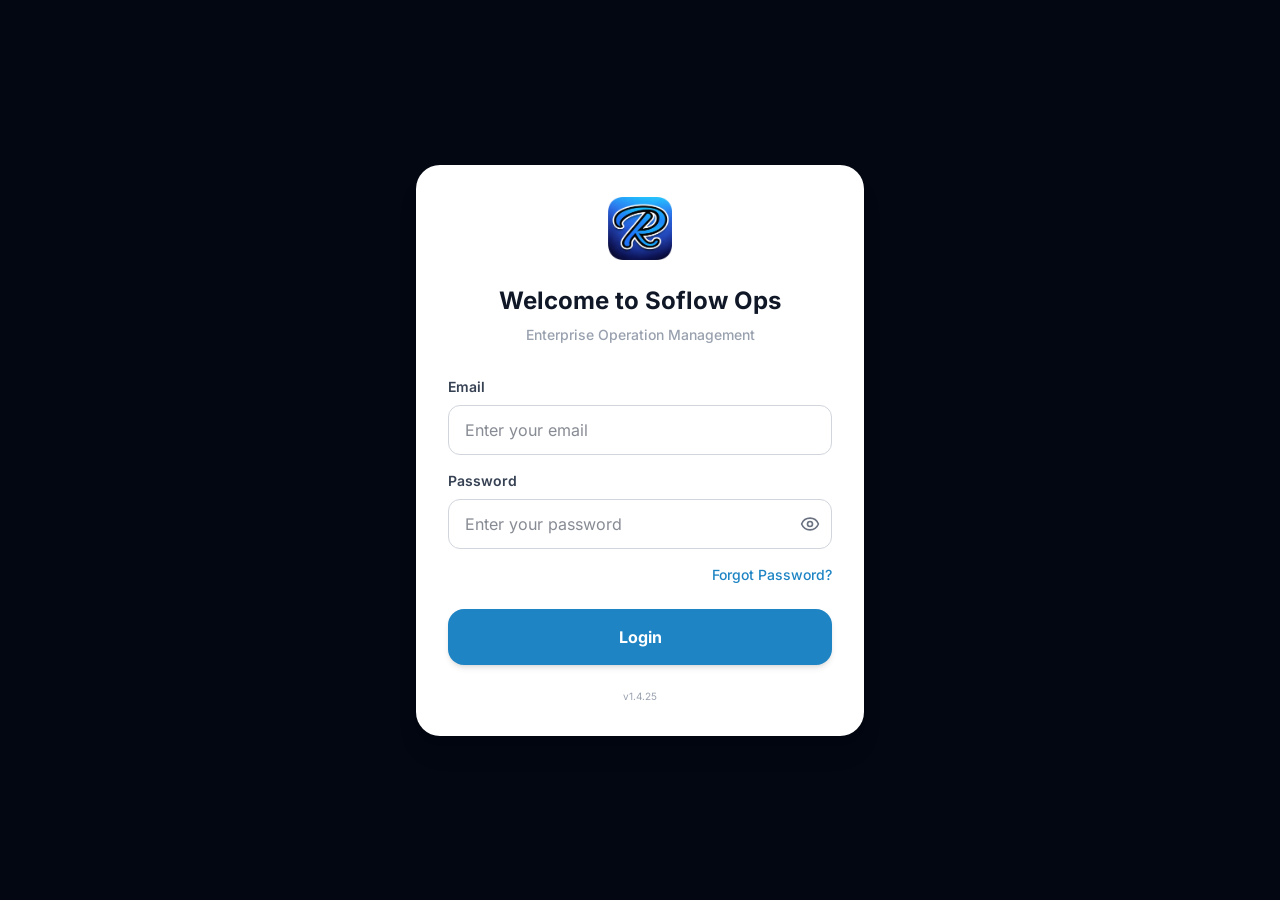
<file: index.html>
<!DOCTYPE html>
<html lang="en">
<head>
    <meta charset="UTF-8">
    <meta name="viewport" content="width=device-width, initial-scale=1.0">
    <title>Soflow Ops</title>
    
    <link rel="icon" type="image/svg+xml" href="./favicon.svg">
    <link rel="preload" href="./icon-transparent-cropped.png" as="image">
    
    <meta name="theme-color" content="#1e84c4">

    <!-- iOS home screen -->
    <meta name="apple-mobile-web-app-capable" content="yes">
    <meta name="mobile-web-app-capable" content="yes">
    <meta name="apple-mobile-web-app-status-bar-style" content="black-translucent">
    <meta name="apple-mobile-web-app-title" content="Soflow Ops">

    <!-- iOS icons -->
    <link rel="apple-touch-icon" href="/apple-touch-icon.png">

    <!-- Windows tile -->
    <meta name="msapplication-TileColor" content="#1e84c4">
    <meta name="msapplication-TileImage" content="/mstile-150x150.png">

    <meta name="color-scheme" content="light">

    <meta name="description" content="Soflow Ops — operational tools and workflows for modern teams.">
    <meta name="robots" content="index, follow">

    <!-- Open Graph -->
    <meta property="og:title" content="Soflow Ops">
    <meta property="og:description" content="Operational tools and workflows for modern teams.">
    <meta property="og:type" content="website">
    <meta property="og:url" content="https://attendify.lastwavetechnology.com">
    <meta property="og:image" content="https://attendify.lastwavetechnology.com/icon-transparent-cropped.png">

    <!-- Twitter / X -->
    <meta name="twitter:card" content="summary_large_image">
    <meta name="twitter:title" content="Soflow Ops">
    <meta name="twitter:description" content="Operational tools and workflows for modern teams.">
    <meta name="twitter:image" content="https://attendify.lastwavetechnology.com/icon-transparent-cropped.png">
    

<script type="importmap">
{
  "imports": {
    "vite-tsconfig-paths": "https://esm.sh/vite-tsconfig-paths@^6.0.4",
    "@eslint/js": "https://esm.sh/@eslint/js@^9.39.2",
    "globals": "https://esm.sh/globals@^17.0.0",
    "eslint-plugin-react-hooks": "https://esm.sh/eslint-plugin-react-hooks@^7.0.1",
    "eslint-plugin-react-refresh": "https://esm.sh/eslint-plugin-react-refresh@^0.4.26",
    "typescript-eslint": "https://esm.sh/typescript-eslint@^8.53.1",
    "eslint-plugin-react": "https://esm.sh/eslint-plugin-react@^7.37.5",
    "eslint-config-prettier": "https://esm.sh/eslint-config-prettier@^10.1.8",
    "fs": "https://esm.sh/fs@^0.0.1-security",
    "child_process": "https://esm.sh/child_process@^1.0.2",
    "recharts": "https://esm.sh/recharts@^3.6.0",
    "react-dom/": "https://esm.sh/react-dom@^19.2.3/",
    "lucide-react": "https://esm.sh/lucide-react@^0.562.0",
    "react/": "https://esm.sh/react@^19.2.3/",
    "react": "https://esm.sh/react@^19.2.3",
    "react-router-dom": "https://esm.sh/react-router-dom@^7.12.0",
    "vite": "https://esm.sh/vite@^7.3.1",
    "zustand/": "https://esm.sh/zustand@^5.0.10/",
    "zustand": "https://esm.sh/zustand@^5.0.10",
    "axios": "https://esm.sh/axios@^1.13.2",
    "@fontsource/inter/": "https://esm.sh/@fontsource/inter@^5.2.8/",
    "@tailwindcss/vite": "https://esm.sh/@tailwindcss/vite@^4.1.18",
    "@vitejs/plugin-react": "https://esm.sh/@vitejs/plugin-react@^5.1.2",
    "lenis": "https://esm.sh/lenis@^1.3.17",
    "ag-grid-community/": "https://esm.sh/ag-grid-community@^35.0.1/",
    "ag-grid-community": "https://esm.sh/ag-grid-community@^35.0.1",
    "ag-grid-react": "https://esm.sh/ag-grid-react@^35.0.1"
  }
}
</script>
  <script type="module" crossorigin src="./assets/index-CGxGZIs8.js"></script>
  <link rel="stylesheet" crossorigin href="./assets/index-CHHGzgF3.css">
</head>
<body>
    <div id="root"></div>
    <div id="modal-root"></div>
    <style>
        #modal-root {
            position: fixed;
            inset: 0;
            z-index: 9999;
            pointer-events: none;
        }
        #modal-root > * {
            pointer-events: auto;
        }
    </style>
    <!-- crossorigin attribute helps with module loading in sandboxed environments -->
</body>
</html>
</file>
<file: assets/index-CHHGzgF3.css>
@layer properties{@supports (((-webkit-hyphens:none)) and (not (margin-trim:inline))) or ((-moz-orient:inline) and (not (color:rgb(from red r g b)))){*,:before,:after,::backdrop{--tw-translate-x:0;--tw-translate-y:0;--tw-translate-z:0;--tw-scale-x:1;--tw-scale-y:1;--tw-scale-z:1;--tw-rotate-x:initial;--tw-rotate-y:initial;--tw-rotate-z:initial;--tw-skew-x:initial;--tw-skew-y:initial;--tw-pan-x:initial;--tw-pan-y:initial;--tw-pinch-zoom:initial;--tw-space-y-reverse:0;--tw-space-x-reverse:0;--tw-divide-y-reverse:0;--tw-border-style:solid;--tw-gradient-position:initial;--tw-gradient-from:#0000;--tw-gradient-via:#0000;--tw-gradient-to:#0000;--tw-gradient-stops:initial;--tw-gradient-via-stops:initial;--tw-gradient-from-position:0%;--tw-gradient-via-position:50%;--tw-gradient-to-position:100%;--tw-leading:initial;--tw-font-weight:initial;--tw-tracking:initial;--tw-ordinal:initial;--tw-slashed-zero:initial;--tw-numeric-figure:initial;--tw-numeric-spacing:initial;--tw-numeric-fraction:initial;--tw-shadow:0 0 #0000;--tw-shadow-color:initial;--tw-shadow-alpha:100%;--tw-inset-shadow:0 0 #0000;--tw-inset-shadow-color:initial;--tw-inset-shadow-alpha:100%;--tw-ring-color:initial;--tw-ring-shadow:0 0 #0000;--tw-inset-ring-color:initial;--tw-inset-ring-shadow:0 0 #0000;--tw-ring-inset:initial;--tw-ring-offset-width:0px;--tw-ring-offset-color:#fff;--tw-ring-offset-shadow:0 0 #0000;--tw-blur:initial;--tw-brightness:initial;--tw-contrast:initial;--tw-grayscale:initial;--tw-hue-rotate:initial;--tw-invert:initial;--tw-opacity:initial;--tw-saturate:initial;--tw-sepia:initial;--tw-drop-shadow:initial;--tw-drop-shadow-color:initial;--tw-drop-shadow-alpha:100%;--tw-drop-shadow-size:initial;--tw-backdrop-blur:initial;--tw-backdrop-brightness:initial;--tw-backdrop-contrast:initial;--tw-backdrop-grayscale:initial;--tw-backdrop-hue-rotate:initial;--tw-backdrop-invert:initial;--tw-backdrop-opacity:initial;--tw-backdrop-saturate:initial;--tw-backdrop-sepia:initial;--tw-duration:initial;--tw-ease:initial;--tw-outline-style:solid}}}@layer theme{:root,:host{--font-sans:"Inter",ui-sans-serif,system-ui,sans-serif;--font-mono:ui-monospace,SFMono-Regular,Menlo,Monaco,Consolas,"Liberation Mono","Courier New",monospace;--color-red-50:oklch(97.1% .013 17.38);--color-red-100:oklch(93.6% .032 17.717);--color-red-200:oklch(88.5% .062 18.334);--color-red-300:oklch(80.8% .114 19.571);--color-red-400:oklch(70.4% .191 22.216);--color-red-500:oklch(63.7% .237 25.331);--color-red-600:oklch(57.7% .245 27.325);--color-red-700:oklch(50.5% .213 27.518);--color-red-800:oklch(44.4% .177 26.899);--color-red-900:oklch(39.6% .141 25.723);--color-orange-500:oklch(70.5% .213 47.604);--color-orange-600:oklch(64.6% .222 41.116);--color-amber-50:oklch(98.7% .022 95.277);--color-amber-100:oklch(96.2% .059 95.617);--color-amber-200:oklch(92.4% .12 95.746);--color-amber-300:oklch(87.9% .169 91.605);--color-amber-500:oklch(76.9% .188 70.08);--color-amber-600:oklch(66.6% .179 58.318);--color-amber-700:oklch(55.5% .163 48.998);--color-amber-800:oklch(47.3% .137 46.201);--color-amber-900:oklch(41.4% .112 45.904);--color-yellow-50:oklch(98.7% .026 102.212);--color-yellow-100:oklch(97.3% .071 103.193);--color-yellow-600:oklch(68.1% .162 75.834);--color-yellow-800:oklch(47.6% .114 61.907);--color-yellow-900:oklch(42.1% .095 57.708);--color-green-50:oklch(98.2% .018 155.826);--color-green-100:oklch(96.2% .044 156.743);--color-green-200:oklch(92.5% .084 155.995);--color-green-400:oklch(79.2% .209 151.711);--color-green-500:oklch(72.3% .219 149.579);--color-green-600:oklch(62.7% .194 149.214);--color-green-700:oklch(52.7% .154 150.069);--color-green-800:oklch(44.8% .119 151.328);--color-green-900:oklch(39.3% .095 152.535);--color-emerald-50:oklch(97.9% .021 166.113);--color-emerald-100:oklch(95% .052 163.051);--color-emerald-200:oklch(90.5% .093 164.15);--color-emerald-500:oklch(69.6% .17 162.48);--color-emerald-600:oklch(59.6% .145 163.225);--color-emerald-700:oklch(50.8% .118 165.612);--color-emerald-800:oklch(43.2% .095 166.913);--color-teal-500:oklch(70.4% .14 182.503);--color-cyan-600:oklch(60.9% .126 221.723);--color-cyan-700:oklch(52% .105 223.128);--color-sky-100:oklch(95.1% .026 236.824);--color-sky-600:oklch(58.8% .158 241.966);--color-blue-50:oklch(97% .014 254.604);--color-blue-100:oklch(93.2% .032 255.585);--color-blue-200:oklch(88.2% .059 254.128);--color-blue-400:oklch(70.7% .165 254.624);--color-blue-500:oklch(62.3% .214 259.815);--color-blue-600:oklch(54.6% .245 262.881);--color-blue-700:oklch(48.8% .243 264.376);--color-blue-800:oklch(42.4% .199 265.638);--color-blue-900:oklch(37.9% .146 265.522);--color-indigo-50:oklch(96.2% .018 272.314);--color-indigo-200:oklch(87% .065 274.039);--color-indigo-400:oklch(67.3% .182 276.935);--color-indigo-500:oklch(58.5% .233 277.117);--color-indigo-600:oklch(51.1% .262 276.966);--color-indigo-700:oklch(45.7% .24 277.023);--color-violet-50:oklch(96.9% .016 293.756);--color-violet-200:oklch(89.4% .057 293.283);--color-violet-500:oklch(60.6% .25 292.717);--color-violet-700:oklch(49.1% .27 292.581);--color-purple-500:oklch(62.7% .265 303.9);--color-rose-50:oklch(96.9% .015 12.422);--color-rose-100:oklch(94.1% .03 12.58);--color-rose-200:oklch(89.2% .058 10.001);--color-rose-400:oklch(71.2% .194 13.428);--color-rose-500:oklch(64.5% .246 16.439);--color-rose-600:oklch(58.6% .253 17.585);--color-rose-700:oklch(51.4% .222 16.935);--color-slate-50:oklch(98.4% .003 247.858);--color-slate-200:oklch(92.9% .013 255.508);--color-slate-600:oklch(44.6% .043 257.281);--color-gray-50:oklch(98.5% .002 247.839);--color-gray-100:oklch(96.7% .003 264.542);--color-gray-200:oklch(92.8% .006 264.531);--color-gray-300:oklch(87.2% .01 258.338);--color-gray-400:oklch(70.7% .022 261.325);--color-gray-500:oklch(55.1% .027 264.364);--color-gray-600:oklch(44.6% .03 256.802);--color-gray-700:oklch(37.3% .034 259.733);--color-gray-800:oklch(27.8% .033 256.848);--color-gray-900:oklch(21% .034 264.665);--color-gray-950:oklch(13% .028 261.692);--color-black:#000;--color-white:#fff;--spacing:.25rem;--container-xs:20rem;--container-sm:24rem;--container-md:28rem;--container-2xl:42rem;--container-4xl:56rem;--container-5xl:64rem;--container-6xl:72rem;--container-7xl:80rem;--text-xs:.75rem;--text-xs--line-height:calc(1/.75);--text-sm:.875rem;--text-sm--line-height:calc(1.25/.875);--text-base:1rem;--text-base--line-height: 1.5 ;--text-lg:1.125rem;--text-lg--line-height:calc(1.75/1.125);--text-xl:1.25rem;--text-xl--line-height:calc(1.75/1.25);--text-2xl:1.5rem;--text-2xl--line-height:calc(2/1.5);--text-3xl:1.875rem;--text-3xl--line-height: 1.2 ;--font-weight-normal:400;--font-weight-medium:500;--font-weight-semibold:600;--font-weight-bold:700;--font-weight-black:900;--tracking-tighter:-.05em;--tracking-tight:-.025em;--tracking-wide:.025em;--tracking-wider:.05em;--tracking-widest:.1em;--leading-tight:1.25;--leading-relaxed:1.625;--leading-loose:2;--radius-sm:.25rem;--radius-md:.375rem;--radius-lg:.5rem;--radius-xl:.75rem;--radius-2xl:1rem;--radius-3xl:1.5rem;--ease-in-out:cubic-bezier(.4,0,.2,1);--animate-spin:spin 1s linear infinite;--animate-pulse:pulse 2s cubic-bezier(.4,0,.6,1)infinite;--blur-sm:8px;--blur-md:12px;--default-transition-duration:.15s;--default-transition-timing-function:cubic-bezier(.4,0,.2,1);--default-font-family:var(--font-sans);--default-mono-font-family:var(--font-mono);--color-primary-50:#f0f7fb;--color-primary-100:#e1f0f7;--color-primary-200:#b9dff1;--color-primary-400:#3ea2d9;--color-primary-500:#1e84c4;--color-primary-600:#1a73ac;--color-primary-700:#166292;--color-primary:var(--color-primary-500);--color-primary-dark:var(--color-primary-700)}}@layer base{*,:after,:before,::backdrop{box-sizing:border-box;border:0 solid;margin:0;padding:0}::file-selector-button{box-sizing:border-box;border:0 solid;margin:0;padding:0}html,:host{-webkit-text-size-adjust:100%;tab-size:4;line-height:1.5;font-family:var(--default-font-family,ui-sans-serif,system-ui,sans-serif,"Apple Color Emoji","Segoe UI Emoji","Segoe UI Symbol","Noto Color Emoji");font-feature-settings:var(--default-font-feature-settings,normal);font-variation-settings:var(--default-font-variation-settings,normal);-webkit-tap-highlight-color:transparent}hr{height:0;color:inherit;border-top-width:1px}abbr:where([title]){-webkit-text-decoration:underline dotted;text-decoration:underline dotted}h1,h2,h3,h4,h5,h6{font-size:inherit;font-weight:inherit}a{color:inherit;-webkit-text-decoration:inherit;text-decoration:inherit}b,strong{font-weight:bolder}code,kbd,samp,pre{font-family:var(--default-mono-font-family,ui-monospace,SFMono-Regular,Menlo,Monaco,Consolas,"Liberation Mono","Courier New",monospace);font-feature-settings:var(--default-mono-font-feature-settings,normal);font-variation-settings:var(--default-mono-font-variation-settings,normal);font-size:1em}small{font-size:80%}sub,sup{vertical-align:baseline;font-size:75%;line-height:0;position:relative}sub{bottom:-.25em}sup{top:-.5em}table{text-indent:0;border-color:inherit;border-collapse:collapse}:-moz-focusring{outline:auto}progress{vertical-align:baseline}summary{display:list-item}ol,ul,menu{list-style:none}img,svg,video,canvas,audio,iframe,embed,object{vertical-align:middle;display:block}img,video{max-width:100%;height:auto}button,input,select,optgroup,textarea{font:inherit;font-feature-settings:inherit;font-variation-settings:inherit;letter-spacing:inherit;color:inherit;opacity:1;background-color:#0000;border-radius:0}::file-selector-button{font:inherit;font-feature-settings:inherit;font-variation-settings:inherit;letter-spacing:inherit;color:inherit;opacity:1;background-color:#0000;border-radius:0}:where(select:is([multiple],[size])) optgroup{font-weight:bolder}:where(select:is([multiple],[size])) optgroup option{padding-inline-start:20px}::file-selector-button{margin-inline-end:4px}::placeholder{opacity:1}@supports (not ((-webkit-appearance:-apple-pay-button))) or (contain-intrinsic-size:1px){::placeholder{color:currentColor}@supports (color:color-mix(in lab,red,red)){::placeholder{color:color-mix(in oklab,currentcolor 50%,transparent)}}}textarea{resize:vertical}::-webkit-search-decoration{-webkit-appearance:none}::-webkit-date-and-time-value{min-height:1lh;text-align:inherit}::-webkit-datetime-edit{display:inline-flex}::-webkit-datetime-edit-fields-wrapper{padding:0}::-webkit-datetime-edit{padding-block:0}::-webkit-datetime-edit-year-field{padding-block:0}::-webkit-datetime-edit-month-field{padding-block:0}::-webkit-datetime-edit-day-field{padding-block:0}::-webkit-datetime-edit-hour-field{padding-block:0}::-webkit-datetime-edit-minute-field{padding-block:0}::-webkit-datetime-edit-second-field{padding-block:0}::-webkit-datetime-edit-millisecond-field{padding-block:0}::-webkit-datetime-edit-meridiem-field{padding-block:0}::-webkit-calendar-picker-indicator{line-height:1}:-moz-ui-invalid{box-shadow:none}button,input:where([type=button],[type=reset],[type=submit]){appearance:button}::file-selector-button{appearance:button}::-webkit-inner-spin-button{height:auto}::-webkit-outer-spin-button{height:auto}[hidden]:where(:not([hidden=until-found])){display:none!important}body{background-color:var(--color-gray-50);font-family:var(--font-sans);color:var(--color-gray-900);-webkit-font-smoothing:antialiased;-moz-osx-font-smoothing:grayscale}}@layer components;@layer utilities{.pointer-events-none{pointer-events:none}.collapse{visibility:collapse}.visible{visibility:visible}.sr-only{clip-path:inset(50%);white-space:nowrap;border-width:0;width:1px;height:1px;margin:-1px;padding:0;position:absolute;overflow:hidden}.absolute{position:absolute}.fixed{position:fixed}.relative{position:relative}.static{position:static}.sticky{position:sticky}.inset-0{inset:calc(var(--spacing)*0)}.inset-y-0{inset-block:calc(var(--spacing)*0)}.top-0{top:calc(var(--spacing)*0)}.top-1{top:calc(var(--spacing)*1)}.top-1\.5{top:calc(var(--spacing)*1.5)}.top-1\/2{top:50%}.top-4{top:calc(var(--spacing)*4)}.top-full{top:100%}.-right-0\.5{right:calc(var(--spacing)*-.5)}.right-0{right:calc(var(--spacing)*0)}.right-1\.5{right:calc(var(--spacing)*1.5)}.right-2\.5{right:calc(var(--spacing)*2.5)}.right-3{right:calc(var(--spacing)*3)}.right-4{right:calc(var(--spacing)*4)}.right-8{right:calc(var(--spacing)*8)}.-bottom-0\.5{bottom:calc(var(--spacing)*-.5)}.bottom-0{bottom:calc(var(--spacing)*0)}.bottom-full{bottom:100%}.left-0{left:calc(var(--spacing)*0)}.left-1{left:calc(var(--spacing)*1)}.left-3{left:calc(var(--spacing)*3)}.left-4{left:calc(var(--spacing)*4)}.left-7{left:calc(var(--spacing)*7)}.isolate{isolation:isolate}.z-10{z-index:10}.z-20{z-index:20}.z-30{z-index:30}.z-40{z-index:40}.z-50{z-index:50}.col-span-1{grid-column:span 1/span 1}.container{width:100%}@media(min-width:40rem){.container{max-width:40rem}}@media(min-width:48rem){.container{max-width:48rem}}@media(min-width:64rem){.container{max-width:64rem}}@media(min-width:80rem){.container{max-width:80rem}}@media(min-width:96rem){.container{max-width:96rem}}.mx-2{margin-inline:calc(var(--spacing)*2)}.mx-auto{margin-inline:auto}.mt-0\.5{margin-top:calc(var(--spacing)*.5)}.mt-1{margin-top:calc(var(--spacing)*1)}.mt-1\.5{margin-top:calc(var(--spacing)*1.5)}.mt-2{margin-top:calc(var(--spacing)*2)}.mt-3{margin-top:calc(var(--spacing)*3)}.mt-4{margin-top:calc(var(--spacing)*4)}.mt-6{margin-top:calc(var(--spacing)*6)}.mt-8{margin-top:calc(var(--spacing)*8)}.mt-auto{margin-top:auto}.mr-1{margin-right:calc(var(--spacing)*1)}.mr-1\.5{margin-right:calc(var(--spacing)*1.5)}.mr-2{margin-right:calc(var(--spacing)*2)}.mr-3{margin-right:calc(var(--spacing)*3)}.mr-4{margin-right:calc(var(--spacing)*4)}.mb-1{margin-bottom:calc(var(--spacing)*1)}.mb-1\.5{margin-bottom:calc(var(--spacing)*1.5)}.mb-2{margin-bottom:calc(var(--spacing)*2)}.mb-3{margin-bottom:calc(var(--spacing)*3)}.mb-4{margin-bottom:calc(var(--spacing)*4)}.mb-6{margin-bottom:calc(var(--spacing)*6)}.mb-8{margin-bottom:calc(var(--spacing)*8)}.ml-0\.5{margin-left:calc(var(--spacing)*.5)}.ml-1{margin-left:calc(var(--spacing)*1)}.ml-1\.5{margin-left:calc(var(--spacing)*1.5)}.ml-2{margin-left:calc(var(--spacing)*2)}.ml-3{margin-left:calc(var(--spacing)*3)}.ml-auto{margin-left:auto}.line-clamp-1{-webkit-line-clamp:1;-webkit-box-orient:vertical;display:-webkit-box;overflow:hidden}.line-clamp-2{-webkit-line-clamp:2;-webkit-box-orient:vertical;display:-webkit-box;overflow:hidden}.line-clamp-3{-webkit-line-clamp:3;-webkit-box-orient:vertical;display:-webkit-box;overflow:hidden}.block{display:block}.flex{display:flex}.grid{display:grid}.hidden{display:none}.inline{display:inline}.inline-block{display:inline-block}.inline-flex{display:inline-flex}.table{display:table}.aspect-square{aspect-ratio:1}.h-1{height:calc(var(--spacing)*1)}.h-1\.5{height:calc(var(--spacing)*1.5)}.h-1\/2{height:50%}.h-1\/3{height:33.3333%}.h-2{height:calc(var(--spacing)*2)}.h-2\.5{height:calc(var(--spacing)*2.5)}.h-2\/3{height:66.6667%}.h-3{height:calc(var(--spacing)*3)}.h-3\.5{height:calc(var(--spacing)*3.5)}.h-3\/4{height:75%}.h-4{height:calc(var(--spacing)*4)}.h-5{height:calc(var(--spacing)*5)}.h-6{height:calc(var(--spacing)*6)}.h-7{height:calc(var(--spacing)*7)}.h-8{height:calc(var(--spacing)*8)}.h-9{height:calc(var(--spacing)*9)}.h-10{height:calc(var(--spacing)*10)}.h-11{height:calc(var(--spacing)*11)}.h-12{height:calc(var(--spacing)*12)}.h-14{height:calc(var(--spacing)*14)}.h-16{height:calc(var(--spacing)*16)}.h-20{height:calc(var(--spacing)*20)}.h-24{height:calc(var(--spacing)*24)}.h-32{height:calc(var(--spacing)*32)}.h-40{height:calc(var(--spacing)*40)}.h-48{height:calc(var(--spacing)*48)}.h-56{height:calc(var(--spacing)*56)}.h-64{height:calc(var(--spacing)*64)}.h-72{height:calc(var(--spacing)*72)}.h-80{height:calc(var(--spacing)*80)}.h-96{height:calc(var(--spacing)*96)}.h-\[280px\]{height:280px}.h-\[350px\]{height:350px}.h-\[400px\]{height:400px}.h-\[calc\(100vh-280px\)\]{height:calc(100vh - 280px)}.h-full{height:100%}.h-screen{height:100vh}.max-h-48{max-height:calc(var(--spacing)*48)}.max-h-80{max-height:calc(var(--spacing)*80)}.max-h-\[90vh\]{max-height:90vh}.max-h-\[320px\]{max-height:320px}.max-h-\[400px\]{max-height:400px}.max-h-\[calc\(100vh-280px\)\]{max-height:calc(100vh - 280px)}.min-h-0{min-height:calc(var(--spacing)*0)}.min-h-11{min-height:calc(var(--spacing)*11)}.min-h-\[44px\]{min-height:44px}.min-h-\[200px\]{min-height:200px}.min-h-\[256px\]{min-height:256px}.min-h-\[260px\]{min-height:260px}.min-h-\[280px\]{min-height:280px}.min-h-\[500px\]{min-height:500px}.min-h-screen{min-height:100vh}.w-1\.5{width:calc(var(--spacing)*1.5)}.w-1\/2{width:50%}.w-1\/3{width:33.3333%}.w-2{width:calc(var(--spacing)*2)}.w-2\.5{width:calc(var(--spacing)*2.5)}.w-2\/3{width:66.6667%}.w-3{width:calc(var(--spacing)*3)}.w-3\.5{width:calc(var(--spacing)*3.5)}.w-3\/4{width:75%}.w-4{width:calc(var(--spacing)*4)}.w-4\/5{width:80%}.w-5{width:calc(var(--spacing)*5)}.w-5\/6{width:83.3333%}.w-6{width:calc(var(--spacing)*6)}.w-7{width:calc(var(--spacing)*7)}.w-8{width:calc(var(--spacing)*8)}.w-9{width:calc(var(--spacing)*9)}.w-10{width:calc(var(--spacing)*10)}.w-11{width:calc(var(--spacing)*11)}.w-12{width:calc(var(--spacing)*12)}.w-14{width:calc(var(--spacing)*14)}.w-16{width:calc(var(--spacing)*16)}.w-20{width:calc(var(--spacing)*20)}.w-24{width:calc(var(--spacing)*24)}.w-28{width:calc(var(--spacing)*28)}.w-32{width:calc(var(--spacing)*32)}.w-36{width:calc(var(--spacing)*36)}.w-40{width:calc(var(--spacing)*40)}.w-48{width:calc(var(--spacing)*48)}.w-56{width:calc(var(--spacing)*56)}.w-64{width:calc(var(--spacing)*64)}.w-72{width:calc(var(--spacing)*72)}.w-80{width:calc(var(--spacing)*80)}.w-96{width:calc(var(--spacing)*96)}.w-full{width:100%}.max-w-2xl{max-width:var(--container-2xl)}.max-w-4xl{max-width:var(--container-4xl)}.max-w-5xl{max-width:var(--container-5xl)}.max-w-6xl{max-width:var(--container-6xl)}.max-w-7xl{max-width:var(--container-7xl)}.max-w-\[90vw\]{max-width:90vw}.max-w-\[120px\]{max-width:120px}.max-w-\[200px\]{max-width:200px}.max-w-\[240px\]{max-width:240px}.max-w-full{max-width:100%}.max-w-md{max-width:var(--container-md)}.max-w-sm{max-width:var(--container-sm)}.max-w-xs{max-width:var(--container-xs)}.min-w-0{min-width:calc(var(--spacing)*0)}.min-w-4{min-width:calc(var(--spacing)*4)}.min-w-11{min-width:calc(var(--spacing)*11)}.min-w-\[4rem\]{min-width:4rem}.min-w-\[20px\]{min-width:20px}.min-w-\[44px\]{min-width:44px}.min-w-\[140px\]{min-width:140px}.min-w-\[280px\]{min-width:280px}.min-w-\[600px\]{min-width:600px}.min-w-\[640px\]{min-width:640px}.flex-1{flex:1}.flex-shrink-0,.shrink-0{flex-shrink:0}.-translate-x-full{--tw-translate-x:-100%;translate:var(--tw-translate-x)var(--tw-translate-y)}.translate-x-0{--tw-translate-x:calc(var(--spacing)*0);translate:var(--tw-translate-x)var(--tw-translate-y)}.translate-x-0\.5{--tw-translate-x:calc(var(--spacing)*.5);translate:var(--tw-translate-x)var(--tw-translate-y)}.translate-x-5{--tw-translate-x:calc(var(--spacing)*5);translate:var(--tw-translate-x)var(--tw-translate-y)}.-translate-y-1\/2{--tw-translate-y: -50% ;translate:var(--tw-translate-x)var(--tw-translate-y)}.scale-0{--tw-scale-x:0%;--tw-scale-y:0%;--tw-scale-z:0%;scale:var(--tw-scale-x)var(--tw-scale-y)}.rotate-180{rotate:180deg}.transform{transform:var(--tw-rotate-x,)var(--tw-rotate-y,)var(--tw-rotate-z,)var(--tw-skew-x,)var(--tw-skew-y,)}.animate-pulse{animation:var(--animate-pulse)}.animate-spin{animation:var(--animate-spin)}.cursor-default{cursor:default}.cursor-grab{cursor:grab}.cursor-grabbing{cursor:grabbing}.cursor-not-allowed{cursor:not-allowed}.cursor-pointer{cursor:pointer}.touch-pan-y{--tw-pan-y:pan-y;touch-action:var(--tw-pan-x,)var(--tw-pan-y,)var(--tw-pinch-zoom,)}.resize-y{resize:vertical}.appearance-none{appearance:none}.grid-cols-1{grid-template-columns:repeat(1,minmax(0,1fr))}.grid-cols-2{grid-template-columns:repeat(2,minmax(0,1fr))}.grid-cols-3{grid-template-columns:repeat(3,minmax(0,1fr))}.grid-cols-6{grid-template-columns:repeat(6,minmax(0,1fr))}.grid-cols-7{grid-template-columns:repeat(7,minmax(0,1fr))}.flex-col{flex-direction:column}.flex-wrap{flex-wrap:wrap}.items-baseline{align-items:baseline}.items-center{align-items:center}.items-end{align-items:flex-end}.items-start{align-items:flex-start}.justify-between{justify-content:space-between}.justify-center{justify-content:center}.justify-end{justify-content:flex-end}.gap-1{gap:calc(var(--spacing)*1)}.gap-1\.5{gap:calc(var(--spacing)*1.5)}.gap-2{gap:calc(var(--spacing)*2)}.gap-3{gap:calc(var(--spacing)*3)}.gap-4{gap:calc(var(--spacing)*4)}.gap-5{gap:calc(var(--spacing)*5)}.gap-6{gap:calc(var(--spacing)*6)}.gap-8{gap:calc(var(--spacing)*8)}:where(.space-y-1>:not(:last-child)){--tw-space-y-reverse:0;margin-block-start:calc(calc(var(--spacing)*1)*var(--tw-space-y-reverse));margin-block-end:calc(calc(var(--spacing)*1)*calc(1 - var(--tw-space-y-reverse)))}:where(.space-y-1\.5>:not(:last-child)){--tw-space-y-reverse:0;margin-block-start:calc(calc(var(--spacing)*1.5)*var(--tw-space-y-reverse));margin-block-end:calc(calc(var(--spacing)*1.5)*calc(1 - var(--tw-space-y-reverse)))}:where(.space-y-2>:not(:last-child)){--tw-space-y-reverse:0;margin-block-start:calc(calc(var(--spacing)*2)*var(--tw-space-y-reverse));margin-block-end:calc(calc(var(--spacing)*2)*calc(1 - var(--tw-space-y-reverse)))}:where(.space-y-3>:not(:last-child)){--tw-space-y-reverse:0;margin-block-start:calc(calc(var(--spacing)*3)*var(--tw-space-y-reverse));margin-block-end:calc(calc(var(--spacing)*3)*calc(1 - var(--tw-space-y-reverse)))}:where(.space-y-4>:not(:last-child)){--tw-space-y-reverse:0;margin-block-start:calc(calc(var(--spacing)*4)*var(--tw-space-y-reverse));margin-block-end:calc(calc(var(--spacing)*4)*calc(1 - var(--tw-space-y-reverse)))}:where(.space-y-5>:not(:last-child)){--tw-space-y-reverse:0;margin-block-start:calc(calc(var(--spacing)*5)*var(--tw-space-y-reverse));margin-block-end:calc(calc(var(--spacing)*5)*calc(1 - var(--tw-space-y-reverse)))}:where(.space-y-6>:not(:last-child)){--tw-space-y-reverse:0;margin-block-start:calc(calc(var(--spacing)*6)*var(--tw-space-y-reverse));margin-block-end:calc(calc(var(--spacing)*6)*calc(1 - var(--tw-space-y-reverse)))}:where(.space-y-8>:not(:last-child)){--tw-space-y-reverse:0;margin-block-start:calc(calc(var(--spacing)*8)*var(--tw-space-y-reverse));margin-block-end:calc(calc(var(--spacing)*8)*calc(1 - var(--tw-space-y-reverse)))}:where(.space-y-10>:not(:last-child)){--tw-space-y-reverse:0;margin-block-start:calc(calc(var(--spacing)*10)*var(--tw-space-y-reverse));margin-block-end:calc(calc(var(--spacing)*10)*calc(1 - var(--tw-space-y-reverse)))}.gap-x-2{column-gap:calc(var(--spacing)*2)}.gap-x-4{column-gap:calc(var(--spacing)*4)}:where(.-space-x-2>:not(:last-child)){--tw-space-x-reverse:0;margin-inline-start:calc(calc(var(--spacing)*-2)*var(--tw-space-x-reverse));margin-inline-end:calc(calc(var(--spacing)*-2)*calc(1 - var(--tw-space-x-reverse)))}:where(.-space-x-px>:not(:last-child)){--tw-space-x-reverse:0;margin-inline-start:calc(-1px*var(--tw-space-x-reverse));margin-inline-end:calc(-1px*calc(1 - var(--tw-space-x-reverse)))}:where(.space-x-1>:not(:last-child)){--tw-space-x-reverse:0;margin-inline-start:calc(calc(var(--spacing)*1)*var(--tw-space-x-reverse));margin-inline-end:calc(calc(var(--spacing)*1)*calc(1 - var(--tw-space-x-reverse)))}:where(.space-x-2>:not(:last-child)){--tw-space-x-reverse:0;margin-inline-start:calc(calc(var(--spacing)*2)*var(--tw-space-x-reverse));margin-inline-end:calc(calc(var(--spacing)*2)*calc(1 - var(--tw-space-x-reverse)))}:where(.space-x-3>:not(:last-child)){--tw-space-x-reverse:0;margin-inline-start:calc(calc(var(--spacing)*3)*var(--tw-space-x-reverse));margin-inline-end:calc(calc(var(--spacing)*3)*calc(1 - var(--tw-space-x-reverse)))}:where(.space-x-4>:not(:last-child)){--tw-space-x-reverse:0;margin-inline-start:calc(calc(var(--spacing)*4)*var(--tw-space-x-reverse));margin-inline-end:calc(calc(var(--spacing)*4)*calc(1 - var(--tw-space-x-reverse)))}:where(.space-x-6>:not(:last-child)){--tw-space-x-reverse:0;margin-inline-start:calc(calc(var(--spacing)*6)*var(--tw-space-x-reverse));margin-inline-end:calc(calc(var(--spacing)*6)*calc(1 - var(--tw-space-x-reverse)))}:where(.space-x-8>:not(:last-child)){--tw-space-x-reverse:0;margin-inline-start:calc(calc(var(--spacing)*8)*var(--tw-space-x-reverse));margin-inline-end:calc(calc(var(--spacing)*8)*calc(1 - var(--tw-space-x-reverse)))}.gap-y-0\.5{row-gap:calc(var(--spacing)*.5)}.gap-y-1{row-gap:calc(var(--spacing)*1)}:where(.divide-y>:not(:last-child)){--tw-divide-y-reverse:0;border-bottom-style:var(--tw-border-style);border-top-style:var(--tw-border-style);border-top-width:calc(1px*var(--tw-divide-y-reverse));border-bottom-width:calc(1px*calc(1 - var(--tw-divide-y-reverse)))}:where(.divide-gray-50>:not(:last-child)){border-color:var(--color-gray-50)}:where(.divide-gray-100>:not(:last-child)){border-color:var(--color-gray-100)}:where(.divide-gray-200>:not(:last-child)){border-color:var(--color-gray-200)}.self-start{align-self:flex-start}.truncate{text-overflow:ellipsis;white-space:nowrap;overflow:hidden}.overflow-auto{overflow:auto}.overflow-hidden{overflow:hidden}.overflow-x-auto{overflow-x:auto}.overflow-x-hidden{overflow-x:hidden}.overflow-y-auto{overflow-y:auto}.overscroll-contain{overscroll-behavior:contain}.rounded{border-radius:.25rem}.rounded-2xl{border-radius:var(--radius-2xl)}.rounded-3xl{border-radius:var(--radius-3xl)}.rounded-\[30px\]{border-radius:30px}.rounded-full{border-radius:3.40282e38px}.rounded-lg{border-radius:var(--radius-lg)}.rounded-md{border-radius:var(--radius-md)}.rounded-xl{border-radius:var(--radius-xl)}.rounded-t-lg{border-top-left-radius:var(--radius-lg);border-top-right-radius:var(--radius-lg)}.rounded-t-sm{border-top-left-radius:var(--radius-sm);border-top-right-radius:var(--radius-sm)}.rounded-l-md{border-top-left-radius:var(--radius-md);border-bottom-left-radius:var(--radius-md)}.rounded-r-md{border-top-right-radius:var(--radius-md);border-bottom-right-radius:var(--radius-md)}.rounded-b-lg{border-bottom-right-radius:var(--radius-lg);border-bottom-left-radius:var(--radius-lg)}.border{border-style:var(--tw-border-style);border-width:1px}.border-0{border-style:var(--tw-border-style);border-width:0}.border-2{border-style:var(--tw-border-style);border-width:2px}.border-t{border-top-style:var(--tw-border-style);border-top-width:1px}.border-b{border-bottom-style:var(--tw-border-style);border-bottom-width:1px}.border-b-2{border-bottom-style:var(--tw-border-style);border-bottom-width:2px}.border-dashed{--tw-border-style:dashed;border-style:dashed}.border-solid{--tw-border-style:solid;border-style:solid}.border-amber-100{border-color:var(--color-amber-100)}.border-amber-200{border-color:var(--color-amber-200)}.border-amber-300{border-color:var(--color-amber-300)}.border-blue-100{border-color:var(--color-blue-100)}.border-blue-200{border-color:var(--color-blue-200)}.border-emerald-200{border-color:var(--color-emerald-200)}.border-gray-50{border-color:var(--color-gray-50)}.border-gray-100{border-color:var(--color-gray-100)}.border-gray-200{border-color:var(--color-gray-200)}.border-gray-300{border-color:var(--color-gray-300)}.border-gray-700{border-color:var(--color-gray-700)}.border-gray-800{border-color:var(--color-gray-800)}.border-green-100{border-color:var(--color-green-100)}.border-green-200{border-color:var(--color-green-200)}.border-indigo-200{border-color:var(--color-indigo-200)}.border-primary{border-color:var(--color-primary)}.border-primary-200{border-color:var(--color-primary-200)}.border-primary-600{border-color:var(--color-primary-600)}.border-red-100{border-color:var(--color-red-100)}.border-red-200{border-color:var(--color-red-200)}.border-red-300{border-color:var(--color-red-300)}.border-rose-200{border-color:var(--color-rose-200)}.border-slate-200{border-color:var(--color-slate-200)}.border-transparent{border-color:#0000}.border-violet-200{border-color:var(--color-violet-200)}.border-white{border-color:var(--color-white)}.border-white\/20{border-color:#fff3}@supports (color:color-mix(in lab,red,red)){.border-white\/20{border-color:color-mix(in oklab,var(--color-white)20%,transparent)}}.border-yellow-100{border-color:var(--color-yellow-100)}.border-t-transparent{border-top-color:#0000}.bg-amber-50{background-color:var(--color-amber-50)}.bg-amber-50\/50{background-color:#fffbeb80}@supports (color:color-mix(in lab,red,red)){.bg-amber-50\/50{background-color:color-mix(in oklab,var(--color-amber-50)50%,transparent)}}.bg-amber-100{background-color:var(--color-amber-100)}.bg-amber-200{background-color:var(--color-amber-200)}.bg-amber-500{background-color:var(--color-amber-500)}.bg-amber-600{background-color:var(--color-amber-600)}.bg-black{background-color:var(--color-black)}.bg-black\/0{background-color:#0000}@supports (color:color-mix(in lab,red,red)){.bg-black\/0{background-color:color-mix(in oklab,var(--color-black)0%,transparent)}}.bg-black\/50{background-color:#00000080}@supports (color:color-mix(in lab,red,red)){.bg-black\/50{background-color:color-mix(in oklab,var(--color-black)50%,transparent)}}.bg-black\/80{background-color:#000c}@supports (color:color-mix(in lab,red,red)){.bg-black\/80{background-color:color-mix(in oklab,var(--color-black)80%,transparent)}}.bg-blue-50{background-color:var(--color-blue-50)}.bg-blue-100{background-color:var(--color-blue-100)}.bg-blue-500{background-color:var(--color-blue-500)}.bg-blue-600{background-color:var(--color-blue-600)}.bg-cyan-600{background-color:var(--color-cyan-600)}.bg-emerald-50{background-color:var(--color-emerald-50)}.bg-emerald-50\/50{background-color:#ecfdf580}@supports (color:color-mix(in lab,red,red)){.bg-emerald-50\/50{background-color:color-mix(in oklab,var(--color-emerald-50)50%,transparent)}}.bg-emerald-100{background-color:var(--color-emerald-100)}.bg-emerald-500{background-color:var(--color-emerald-500)}.bg-gray-50{background-color:var(--color-gray-50)}.bg-gray-50\/50{background-color:#f9fafb80}@supports (color:color-mix(in lab,red,red)){.bg-gray-50\/50{background-color:color-mix(in oklab,var(--color-gray-50)50%,transparent)}}.bg-gray-50\/80{background-color:#f9fafbcc}@supports (color:color-mix(in lab,red,red)){.bg-gray-50\/80{background-color:color-mix(in oklab,var(--color-gray-50)80%,transparent)}}.bg-gray-100{background-color:var(--color-gray-100)}.bg-gray-200{background-color:var(--color-gray-200)}.bg-gray-400{background-color:var(--color-gray-400)}.bg-gray-700{background-color:var(--color-gray-700)}.bg-gray-900{background-color:var(--color-gray-900)}.bg-gray-900\/60{background-color:#10182899}@supports (color:color-mix(in lab,red,red)){.bg-gray-900\/60{background-color:color-mix(in oklab,var(--color-gray-900)60%,transparent)}}.bg-gray-950{background-color:var(--color-gray-950)}.bg-green-50{background-color:var(--color-green-50)}.bg-green-100{background-color:var(--color-green-100)}.bg-green-400{background-color:var(--color-green-400)}.bg-green-500{background-color:var(--color-green-500)}.bg-green-600{background-color:var(--color-green-600)}.bg-indigo-50{background-color:var(--color-indigo-50)}.bg-indigo-50\/50{background-color:#eef2ff80}@supports (color:color-mix(in lab,red,red)){.bg-indigo-50\/50{background-color:color-mix(in oklab,var(--color-indigo-50)50%,transparent)}}.bg-indigo-500{background-color:var(--color-indigo-500)}.bg-indigo-600{background-color:var(--color-indigo-600)}.bg-orange-500{background-color:var(--color-orange-500)}.bg-primary{background-color:var(--color-primary)}.bg-primary-50{background-color:var(--color-primary-50)}.bg-primary-50\/50{background-color:#f0f7fb80}@supports (color:color-mix(in lab,red,red)){.bg-primary-50\/50{background-color:color-mix(in oklab,var(--color-primary-50)50%,transparent)}}.bg-primary-100{background-color:var(--color-primary-100)}.bg-primary-600{background-color:var(--color-primary-600)}.bg-primary\/5{background-color:#1e84c40d}@supports (color:color-mix(in lab,red,red)){.bg-primary\/5{background-color:color-mix(in oklab,var(--color-primary)5%,transparent)}}.bg-primary\/10{background-color:#1e84c41a}@supports (color:color-mix(in lab,red,red)){.bg-primary\/10{background-color:color-mix(in oklab,var(--color-primary)10%,transparent)}}.bg-red-50{background-color:var(--color-red-50)}.bg-red-100{background-color:var(--color-red-100)}.bg-red-400{background-color:var(--color-red-400)}.bg-red-500{background-color:var(--color-red-500)}.bg-red-600{background-color:var(--color-red-600)}.bg-rose-50{background-color:var(--color-rose-50)}.bg-rose-50\/50{background-color:#fff1f280}@supports (color:color-mix(in lab,red,red)){.bg-rose-50\/50{background-color:color-mix(in oklab,var(--color-rose-50)50%,transparent)}}.bg-rose-100{background-color:var(--color-rose-100)}.bg-rose-400{background-color:var(--color-rose-400)}.bg-rose-500{background-color:var(--color-rose-500)}.bg-sky-100{background-color:var(--color-sky-100)}.bg-slate-50{background-color:var(--color-slate-50)}.bg-teal-500{background-color:var(--color-teal-500)}.bg-transparent{background-color:#0000}.bg-violet-50{background-color:var(--color-violet-50)}.bg-violet-500{background-color:var(--color-violet-500)}.bg-white{background-color:var(--color-white)}.bg-white\/10{background-color:#ffffff1a}@supports (color:color-mix(in lab,red,red)){.bg-white\/10{background-color:color-mix(in oklab,var(--color-white)10%,transparent)}}.bg-white\/20{background-color:#fff3}@supports (color:color-mix(in lab,red,red)){.bg-white\/20{background-color:color-mix(in oklab,var(--color-white)20%,transparent)}}.bg-white\/80{background-color:#fffc}@supports (color:color-mix(in lab,red,red)){.bg-white\/80{background-color:color-mix(in oklab,var(--color-white)80%,transparent)}}.bg-yellow-50{background-color:var(--color-yellow-50)}.bg-yellow-100{background-color:var(--color-yellow-100)}.bg-gradient-to-br{--tw-gradient-position:to bottom right in oklab;background-image:linear-gradient(var(--tw-gradient-stops))}.bg-gradient-to-r{--tw-gradient-position:to right in oklab;background-image:linear-gradient(var(--tw-gradient-stops))}.from-blue-500{--tw-gradient-from:var(--color-blue-500);--tw-gradient-stops:var(--tw-gradient-via-stops,var(--tw-gradient-position),var(--tw-gradient-from)var(--tw-gradient-from-position),var(--tw-gradient-to)var(--tw-gradient-to-position))}.from-indigo-400{--tw-gradient-from:var(--color-indigo-400);--tw-gradient-stops:var(--tw-gradient-via-stops,var(--tw-gradient-position),var(--tw-gradient-from)var(--tw-gradient-from-position),var(--tw-gradient-to)var(--tw-gradient-to-position))}.from-primary{--tw-gradient-from:var(--color-primary);--tw-gradient-stops:var(--tw-gradient-via-stops,var(--tw-gradient-position),var(--tw-gradient-from)var(--tw-gradient-from-position),var(--tw-gradient-to)var(--tw-gradient-to-position))}.from-primary-400{--tw-gradient-from:var(--color-primary-400);--tw-gradient-stops:var(--tw-gradient-via-stops,var(--tw-gradient-position),var(--tw-gradient-from)var(--tw-gradient-from-position),var(--tw-gradient-to)var(--tw-gradient-to-position))}.to-blue-600{--tw-gradient-to:var(--color-blue-600);--tw-gradient-stops:var(--tw-gradient-via-stops,var(--tw-gradient-position),var(--tw-gradient-from)var(--tw-gradient-from-position),var(--tw-gradient-to)var(--tw-gradient-to-position))}.to-indigo-600{--tw-gradient-to:var(--color-indigo-600);--tw-gradient-stops:var(--tw-gradient-via-stops,var(--tw-gradient-position),var(--tw-gradient-from)var(--tw-gradient-from-position),var(--tw-gradient-to)var(--tw-gradient-to-position))}.to-primary-600{--tw-gradient-to:var(--color-primary-600);--tw-gradient-stops:var(--tw-gradient-via-stops,var(--tw-gradient-position),var(--tw-gradient-from)var(--tw-gradient-from-position),var(--tw-gradient-to)var(--tw-gradient-to-position))}.object-contain{object-fit:contain}.object-cover{object-fit:cover}.p-0\.5{padding:calc(var(--spacing)*.5)}.p-1{padding:calc(var(--spacing)*1)}.p-1\.5{padding:calc(var(--spacing)*1.5)}.p-2{padding:calc(var(--spacing)*2)}.p-2\.5{padding:calc(var(--spacing)*2.5)}.p-3{padding:calc(var(--spacing)*3)}.p-4{padding:calc(var(--spacing)*4)}.p-5{padding:calc(var(--spacing)*5)}.p-6{padding:calc(var(--spacing)*6)}.p-8{padding:calc(var(--spacing)*8)}.p-10{padding:calc(var(--spacing)*10)}.p-20{padding:calc(var(--spacing)*20)}.px-1{padding-inline:calc(var(--spacing)*1)}.px-1\.5{padding-inline:calc(var(--spacing)*1.5)}.px-2{padding-inline:calc(var(--spacing)*2)}.px-2\.5{padding-inline:calc(var(--spacing)*2.5)}.px-3{padding-inline:calc(var(--spacing)*3)}.px-4{padding-inline:calc(var(--spacing)*4)}.px-5{padding-inline:calc(var(--spacing)*5)}.px-6{padding-inline:calc(var(--spacing)*6)}.px-8{padding-inline:calc(var(--spacing)*8)}.py-0\.5{padding-block:calc(var(--spacing)*.5)}.py-1{padding-block:calc(var(--spacing)*1)}.py-1\.5{padding-block:calc(var(--spacing)*1.5)}.py-2{padding-block:calc(var(--spacing)*2)}.py-2\.5{padding-block:calc(var(--spacing)*2.5)}.py-3{padding-block:calc(var(--spacing)*3)}.py-3\.5{padding-block:calc(var(--spacing)*3.5)}.py-4{padding-block:calc(var(--spacing)*4)}.py-5{padding-block:calc(var(--spacing)*5)}.py-6{padding-block:calc(var(--spacing)*6)}.py-8{padding-block:calc(var(--spacing)*8)}.py-12{padding-block:calc(var(--spacing)*12)}.pt-2{padding-top:calc(var(--spacing)*2)}.pt-3{padding-top:calc(var(--spacing)*3)}.pt-4{padding-top:calc(var(--spacing)*4)}.pt-6{padding-top:calc(var(--spacing)*6)}.pt-8{padding-top:calc(var(--spacing)*8)}.pr-2{padding-right:calc(var(--spacing)*2)}.pr-3{padding-right:calc(var(--spacing)*3)}.pr-4{padding-right:calc(var(--spacing)*4)}.pr-8{padding-right:calc(var(--spacing)*8)}.pr-9{padding-right:calc(var(--spacing)*9)}.pr-10{padding-right:calc(var(--spacing)*10)}.pr-12{padding-right:calc(var(--spacing)*12)}.pb-4{padding-bottom:calc(var(--spacing)*4)}.pb-6{padding-bottom:calc(var(--spacing)*6)}.pb-8{padding-bottom:calc(var(--spacing)*8)}.pl-2{padding-left:calc(var(--spacing)*2)}.pl-4{padding-left:calc(var(--spacing)*4)}.pl-8{padding-left:calc(var(--spacing)*8)}.pl-10{padding-left:calc(var(--spacing)*10)}.pl-12{padding-left:calc(var(--spacing)*12)}.pl-14{padding-left:calc(var(--spacing)*14)}.text-center{text-align:center}.text-left{text-align:left}.text-right{text-align:right}.align-text-bottom{vertical-align:text-bottom}.font-mono{font-family:var(--font-mono)}.text-2xl{font-size:var(--text-2xl);line-height:var(--tw-leading,var(--text-2xl--line-height))}.text-3xl{font-size:var(--text-3xl);line-height:var(--tw-leading,var(--text-3xl--line-height))}.text-base{font-size:var(--text-base);line-height:var(--tw-leading,var(--text-base--line-height))}.text-lg{font-size:var(--text-lg);line-height:var(--tw-leading,var(--text-lg--line-height))}.text-sm{font-size:var(--text-sm);line-height:var(--tw-leading,var(--text-sm--line-height))}.text-xl{font-size:var(--text-xl);line-height:var(--tw-leading,var(--text-xl--line-height))}.text-xs{font-size:var(--text-xs);line-height:var(--tw-leading,var(--text-xs--line-height))}.text-\[10px\]{font-size:10px}.text-\[11px\]{font-size:11px}.leading-loose{--tw-leading:var(--leading-loose);line-height:var(--leading-loose)}.leading-relaxed{--tw-leading:var(--leading-relaxed);line-height:var(--leading-relaxed)}.leading-tight{--tw-leading:var(--leading-tight);line-height:var(--leading-tight)}.font-black{--tw-font-weight:var(--font-weight-black);font-weight:var(--font-weight-black)}.font-bold{--tw-font-weight:var(--font-weight-bold);font-weight:var(--font-weight-bold)}.font-medium{--tw-font-weight:var(--font-weight-medium);font-weight:var(--font-weight-medium)}.font-normal{--tw-font-weight:var(--font-weight-normal);font-weight:var(--font-weight-normal)}.font-semibold{--tw-font-weight:var(--font-weight-semibold);font-weight:var(--font-weight-semibold)}.tracking-tight{--tw-tracking:var(--tracking-tight);letter-spacing:var(--tracking-tight)}.tracking-tighter{--tw-tracking:var(--tracking-tighter);letter-spacing:var(--tracking-tighter)}.tracking-wide{--tw-tracking:var(--tracking-wide);letter-spacing:var(--tracking-wide)}.tracking-wider{--tw-tracking:var(--tracking-wider);letter-spacing:var(--tracking-wider)}.tracking-widest{--tw-tracking:var(--tracking-widest);letter-spacing:var(--tracking-widest)}.text-nowrap{text-wrap:nowrap}.break-words{overflow-wrap:break-word}.whitespace-nowrap{white-space:nowrap}.whitespace-pre-line{white-space:pre-line}.whitespace-pre-wrap{white-space:pre-wrap}.text-amber-500{color:var(--color-amber-500)}.text-amber-600{color:var(--color-amber-600)}.text-amber-700{color:var(--color-amber-700)}.text-amber-800{color:var(--color-amber-800)}.text-amber-900{color:var(--color-amber-900)}.text-blue-400{color:var(--color-blue-400)}.text-blue-500{color:var(--color-blue-500)}.text-blue-600{color:var(--color-blue-600)}.text-blue-700{color:var(--color-blue-700)}.text-blue-800{color:var(--color-blue-800)}.text-blue-900{color:var(--color-blue-900)}.text-cyan-600{color:var(--color-cyan-600)}.text-emerald-600{color:var(--color-emerald-600)}.text-emerald-700{color:var(--color-emerald-700)}.text-emerald-800{color:var(--color-emerald-800)}.text-gray-100{color:var(--color-gray-100)}.text-gray-300{color:var(--color-gray-300)}.text-gray-400{color:var(--color-gray-400)}.text-gray-500{color:var(--color-gray-500)}.text-gray-600{color:var(--color-gray-600)}.text-gray-700{color:var(--color-gray-700)}.text-gray-800{color:var(--color-gray-800)}.text-gray-900{color:var(--color-gray-900)}.text-green-500{color:var(--color-green-500)}.text-green-600{color:var(--color-green-600)}.text-green-700{color:var(--color-green-700)}.text-green-800{color:var(--color-green-800)}.text-green-900{color:var(--color-green-900)}.text-indigo-500{color:var(--color-indigo-500)}.text-indigo-600{color:var(--color-indigo-600)}.text-indigo-700{color:var(--color-indigo-700)}.text-orange-600{color:var(--color-orange-600)}.text-primary{color:var(--color-primary)}.text-primary-600{color:var(--color-primary-600)}.text-purple-500{color:var(--color-purple-500)}.text-red-400{color:var(--color-red-400)}.text-red-500{color:var(--color-red-500)}.text-red-600{color:var(--color-red-600)}.text-red-700{color:var(--color-red-700)}.text-red-800{color:var(--color-red-800)}.text-red-900{color:var(--color-red-900)}.text-rose-500{color:var(--color-rose-500)}.text-rose-600{color:var(--color-rose-600)}.text-rose-700{color:var(--color-rose-700)}.text-sky-600{color:var(--color-sky-600)}.text-slate-600{color:var(--color-slate-600)}.text-violet-700{color:var(--color-violet-700)}.text-white{color:var(--color-white)}.text-white\/80{color:#fffc}@supports (color:color-mix(in lab,red,red)){.text-white\/80{color:color-mix(in oklab,var(--color-white)80%,transparent)}}.text-yellow-600{color:var(--color-yellow-600)}.text-yellow-800{color:var(--color-yellow-800)}.text-yellow-900{color:var(--color-yellow-900)}.capitalize{text-transform:capitalize}.uppercase{text-transform:uppercase}.italic{font-style:italic}.tabular-nums{--tw-numeric-spacing:tabular-nums;font-variant-numeric:var(--tw-ordinal,)var(--tw-slashed-zero,)var(--tw-numeric-figure,)var(--tw-numeric-spacing,)var(--tw-numeric-fraction,)}.underline{text-decoration-line:underline}.placeholder-gray-400::placeholder{color:var(--color-gray-400)}.accent-\[\#1e84c4\]{accent-color:#1e84c4}.opacity-0{opacity:0}.opacity-40{opacity:.4}.opacity-50{opacity:.5}.opacity-60{opacity:.6}.opacity-70{opacity:.7}.shadow{--tw-shadow:0 1px 3px 0 var(--tw-shadow-color,#0000001a),0 1px 2px -1px var(--tw-shadow-color,#0000001a);box-shadow:var(--tw-inset-shadow),var(--tw-inset-ring-shadow),var(--tw-ring-offset-shadow),var(--tw-ring-shadow),var(--tw-shadow)}.shadow-2xl{--tw-shadow:0 25px 50px -12px var(--tw-shadow-color,#00000040);box-shadow:var(--tw-inset-shadow),var(--tw-inset-ring-shadow),var(--tw-ring-offset-shadow),var(--tw-ring-shadow),var(--tw-shadow)}.shadow-inner{--tw-shadow:inset 0 2px 4px 0 var(--tw-shadow-color,#0000000d);box-shadow:var(--tw-inset-shadow),var(--tw-inset-ring-shadow),var(--tw-ring-offset-shadow),var(--tw-ring-shadow),var(--tw-shadow)}.shadow-lg{--tw-shadow:0 10px 15px -3px var(--tw-shadow-color,#0000001a),0 4px 6px -4px var(--tw-shadow-color,#0000001a);box-shadow:var(--tw-inset-shadow),var(--tw-inset-ring-shadow),var(--tw-ring-offset-shadow),var(--tw-ring-shadow),var(--tw-shadow)}.shadow-md{--tw-shadow:0 4px 6px -1px var(--tw-shadow-color,#0000001a),0 2px 4px -2px var(--tw-shadow-color,#0000001a);box-shadow:var(--tw-inset-shadow),var(--tw-inset-ring-shadow),var(--tw-ring-offset-shadow),var(--tw-ring-shadow),var(--tw-shadow)}.shadow-sm{--tw-shadow:0 1px 3px 0 var(--tw-shadow-color,#0000001a),0 1px 2px -1px var(--tw-shadow-color,#0000001a);box-shadow:var(--tw-inset-shadow),var(--tw-inset-ring-shadow),var(--tw-ring-offset-shadow),var(--tw-ring-shadow),var(--tw-shadow)}.shadow-xl{--tw-shadow:0 20px 25px -5px var(--tw-shadow-color,#0000001a),0 8px 10px -6px var(--tw-shadow-color,#0000001a);box-shadow:var(--tw-inset-shadow),var(--tw-inset-ring-shadow),var(--tw-ring-offset-shadow),var(--tw-ring-shadow),var(--tw-shadow)}.ring-0{--tw-ring-shadow:var(--tw-ring-inset,)0 0 0 calc(0px + var(--tw-ring-offset-width))var(--tw-ring-color,currentcolor);box-shadow:var(--tw-inset-shadow),var(--tw-inset-ring-shadow),var(--tw-ring-offset-shadow),var(--tw-ring-shadow),var(--tw-shadow)}.ring-1{--tw-ring-shadow:var(--tw-ring-inset,)0 0 0 calc(1px + var(--tw-ring-offset-width))var(--tw-ring-color,currentcolor);box-shadow:var(--tw-inset-shadow),var(--tw-inset-ring-shadow),var(--tw-ring-offset-shadow),var(--tw-ring-shadow),var(--tw-shadow)}.ring-2{--tw-ring-shadow:var(--tw-ring-inset,)0 0 0 calc(2px + var(--tw-ring-offset-width))var(--tw-ring-color,currentcolor);box-shadow:var(--tw-inset-shadow),var(--tw-inset-ring-shadow),var(--tw-ring-offset-shadow),var(--tw-ring-shadow),var(--tw-shadow)}.shadow-green-200{--tw-shadow-color:oklch(92.5% .084 155.995)}@supports (color:color-mix(in lab,red,red)){.shadow-green-200{--tw-shadow-color:color-mix(in oklab,var(--color-green-200)var(--tw-shadow-alpha),transparent)}}.shadow-primary\/10{--tw-shadow-color:#1e84c41a}@supports (color:color-mix(in lab,red,red)){.shadow-primary\/10{--tw-shadow-color:color-mix(in oklab,color-mix(in oklab,var(--color-primary)10%,transparent)var(--tw-shadow-alpha),transparent)}}.shadow-primary\/20{--tw-shadow-color:#1e84c433}@supports (color:color-mix(in lab,red,red)){.shadow-primary\/20{--tw-shadow-color:color-mix(in oklab,color-mix(in oklab,var(--color-primary)20%,transparent)var(--tw-shadow-alpha),transparent)}}.shadow-primary\/25{--tw-shadow-color:#1e84c440}@supports (color:color-mix(in lab,red,red)){.shadow-primary\/25{--tw-shadow-color:color-mix(in oklab,color-mix(in oklab,var(--color-primary)25%,transparent)var(--tw-shadow-alpha),transparent)}}.shadow-red-200{--tw-shadow-color:oklch(88.5% .062 18.334)}@supports (color:color-mix(in lab,red,red)){.shadow-red-200{--tw-shadow-color:color-mix(in oklab,var(--color-red-200)var(--tw-shadow-alpha),transparent)}}.shadow-red-600\/10{--tw-shadow-color:#e400141a}@supports (color:color-mix(in lab,red,red)){.shadow-red-600\/10{--tw-shadow-color:color-mix(in oklab,color-mix(in oklab,var(--color-red-600)10%,transparent)var(--tw-shadow-alpha),transparent)}}.ring-gray-100{--tw-ring-color:var(--color-gray-100)}.ring-gray-300{--tw-ring-color:var(--color-gray-300)}.ring-primary-100{--tw-ring-color:var(--color-primary-100)}.ring-offset-2{--tw-ring-offset-width:2px;--tw-ring-offset-shadow:var(--tw-ring-inset,)0 0 0 var(--tw-ring-offset-width)var(--tw-ring-offset-color)}.filter{filter:var(--tw-blur,)var(--tw-brightness,)var(--tw-contrast,)var(--tw-grayscale,)var(--tw-hue-rotate,)var(--tw-invert,)var(--tw-saturate,)var(--tw-sepia,)var(--tw-drop-shadow,)}.backdrop-blur-md{--tw-backdrop-blur:blur(var(--blur-md));-webkit-backdrop-filter:var(--tw-backdrop-blur,)var(--tw-backdrop-brightness,)var(--tw-backdrop-contrast,)var(--tw-backdrop-grayscale,)var(--tw-backdrop-hue-rotate,)var(--tw-backdrop-invert,)var(--tw-backdrop-opacity,)var(--tw-backdrop-saturate,)var(--tw-backdrop-sepia,);backdrop-filter:var(--tw-backdrop-blur,)var(--tw-backdrop-brightness,)var(--tw-backdrop-contrast,)var(--tw-backdrop-grayscale,)var(--tw-backdrop-hue-rotate,)var(--tw-backdrop-invert,)var(--tw-backdrop-opacity,)var(--tw-backdrop-saturate,)var(--tw-backdrop-sepia,)}.backdrop-blur-sm{--tw-backdrop-blur:blur(var(--blur-sm));-webkit-backdrop-filter:var(--tw-backdrop-blur,)var(--tw-backdrop-brightness,)var(--tw-backdrop-contrast,)var(--tw-backdrop-grayscale,)var(--tw-backdrop-hue-rotate,)var(--tw-backdrop-invert,)var(--tw-backdrop-opacity,)var(--tw-backdrop-saturate,)var(--tw-backdrop-sepia,);backdrop-filter:var(--tw-backdrop-blur,)var(--tw-backdrop-brightness,)var(--tw-backdrop-contrast,)var(--tw-backdrop-grayscale,)var(--tw-backdrop-hue-rotate,)var(--tw-backdrop-invert,)var(--tw-backdrop-opacity,)var(--tw-backdrop-saturate,)var(--tw-backdrop-sepia,)}.transition{transition-property:color,background-color,border-color,outline-color,text-decoration-color,fill,stroke,--tw-gradient-from,--tw-gradient-via,--tw-gradient-to,opacity,box-shadow,transform,translate,scale,rotate,filter,-webkit-backdrop-filter,backdrop-filter,display,content-visibility,overlay,pointer-events;transition-timing-function:var(--tw-ease,var(--default-transition-timing-function));transition-duration:var(--tw-duration,var(--default-transition-duration))}.transition-all{transition-property:all;transition-timing-function:var(--tw-ease,var(--default-transition-timing-function));transition-duration:var(--tw-duration,var(--default-transition-duration))}.transition-colors{transition-property:color,background-color,border-color,outline-color,text-decoration-color,fill,stroke,--tw-gradient-from,--tw-gradient-via,--tw-gradient-to;transition-timing-function:var(--tw-ease,var(--default-transition-timing-function));transition-duration:var(--tw-duration,var(--default-transition-duration))}.transition-opacity{transition-property:opacity;transition-timing-function:var(--tw-ease,var(--default-transition-timing-function));transition-duration:var(--tw-duration,var(--default-transition-duration))}.transition-shadow{transition-property:box-shadow;transition-timing-function:var(--tw-ease,var(--default-transition-timing-function));transition-duration:var(--tw-duration,var(--default-transition-duration))}.transition-transform{transition-property:transform,translate,scale,rotate;transition-timing-function:var(--tw-ease,var(--default-transition-timing-function));transition-duration:var(--tw-duration,var(--default-transition-duration))}.duration-200{--tw-duration:.2s;transition-duration:.2s}.duration-300{--tw-duration:.3s;transition-duration:.3s}.ease-in-out{--tw-ease:var(--ease-in-out);transition-timing-function:var(--ease-in-out)}.ring-inset{--tw-ring-inset:inset}.group-focus-within\:block:is(:where(.group):focus-within *){display:block}.group-focus-within\:text-primary:is(:where(.group):focus-within *){color:var(--color-primary)}@media(hover:hover){.group-hover\:translate-x-1:is(:where(.group):hover *){--tw-translate-x:calc(var(--spacing)*1);translate:var(--tw-translate-x)var(--tw-translate-y)}.group-hover\:scale-100:is(:where(.group):hover *){--tw-scale-x:100%;--tw-scale-y:100%;--tw-scale-z:100%;scale:var(--tw-scale-x)var(--tw-scale-y)}.group-hover\:scale-105:is(:where(.group):hover *){--tw-scale-x:105%;--tw-scale-y:105%;--tw-scale-z:105%;scale:var(--tw-scale-x)var(--tw-scale-y)}.group-hover\:scale-110:is(:where(.group):hover *){--tw-scale-x:110%;--tw-scale-y:110%;--tw-scale-z:110%;scale:var(--tw-scale-x)var(--tw-scale-y)}.group-hover\:rotate-90:is(:where(.group):hover *){rotate:90deg}.group-hover\:bg-black\/20:is(:where(.group):hover *){background-color:#0003}@supports (color:color-mix(in lab,red,red)){.group-hover\:bg-black\/20:is(:where(.group):hover *){background-color:color-mix(in oklab,var(--color-black)20%,transparent)}}.group-hover\:bg-primary:is(:where(.group):hover *){background-color:var(--color-primary)}.group-hover\:text-indigo-600:is(:where(.group):hover *){color:var(--color-indigo-600)}.group-hover\:text-primary:is(:where(.group):hover *){color:var(--color-primary)}.group-hover\:text-white:is(:where(.group):hover *){color:var(--color-white)}.group-hover\:opacity-100:is(:where(.group):hover *){opacity:1}}.placeholder\:text-gray-400::placeholder{color:var(--color-gray-400)}.first\:pt-0:first-child{padding-top:calc(var(--spacing)*0)}.last\:border-0:last-child{border-style:var(--tw-border-style);border-width:0}.last\:pb-0:last-child{padding-bottom:calc(var(--spacing)*0)}@media(hover:hover){.hover\:block:hover{display:block}.hover\:-translate-y-1:hover{--tw-translate-y:calc(var(--spacing)*-1);translate:var(--tw-translate-x)var(--tw-translate-y)}.hover\:scale-105:hover{--tw-scale-x:105%;--tw-scale-y:105%;--tw-scale-z:105%;scale:var(--tw-scale-x)var(--tw-scale-y)}.hover\:scale-\[1\.01\]:hover{scale:1.01}.hover\:scale-\[1\.02\]:hover{scale:1.02}.hover\:border-indigo-200:hover{border-color:var(--color-indigo-200)}.hover\:border-primary:hover{border-color:var(--color-primary)}.hover\:border-primary-200:hover{border-color:var(--color-primary-200)}.hover\:bg-amber-50:hover{background-color:var(--color-amber-50)}.hover\:bg-amber-300:hover{background-color:var(--color-amber-300)}.hover\:bg-amber-700:hover{background-color:var(--color-amber-700)}.hover\:bg-blue-50:hover{background-color:var(--color-blue-50)}.hover\:bg-cyan-700:hover{background-color:var(--color-cyan-700)}.hover\:bg-emerald-50:hover{background-color:var(--color-emerald-50)}.hover\:bg-emerald-100:hover{background-color:var(--color-emerald-100)}.hover\:bg-gray-50:hover{background-color:var(--color-gray-50)}.hover\:bg-gray-50\/50:hover{background-color:#f9fafb80}@supports (color:color-mix(in lab,red,red)){.hover\:bg-gray-50\/50:hover{background-color:color-mix(in oklab,var(--color-gray-50)50%,transparent)}}.hover\:bg-gray-100:hover{background-color:var(--color-gray-100)}.hover\:bg-gray-200:hover{background-color:var(--color-gray-200)}.hover\:bg-gray-800:hover{background-color:var(--color-gray-800)}.hover\:bg-green-50:hover{background-color:var(--color-green-50)}.hover\:bg-green-700:hover{background-color:var(--color-green-700)}.hover\:bg-indigo-50:hover{background-color:var(--color-indigo-50)}.hover\:bg-indigo-700:hover{background-color:var(--color-indigo-700)}.hover\:bg-primary-50:hover{background-color:var(--color-primary-50)}.hover\:bg-primary-700:hover{background-color:var(--color-primary-700)}.hover\:bg-primary-dark:hover{background-color:var(--color-primary-dark)}.hover\:bg-primary\/5:hover{background-color:#1e84c40d}@supports (color:color-mix(in lab,red,red)){.hover\:bg-primary\/5:hover{background-color:color-mix(in oklab,var(--color-primary)5%,transparent)}}.hover\:bg-primary\/10:hover{background-color:#1e84c41a}@supports (color:color-mix(in lab,red,red)){.hover\:bg-primary\/10:hover{background-color:color-mix(in oklab,var(--color-primary)10%,transparent)}}.hover\:bg-primary\/20:hover{background-color:#1e84c433}@supports (color:color-mix(in lab,red,red)){.hover\:bg-primary\/20:hover{background-color:color-mix(in oklab,var(--color-primary)20%,transparent)}}.hover\:bg-primary\/90:hover{background-color:#1e84c4e6}@supports (color:color-mix(in lab,red,red)){.hover\:bg-primary\/90:hover{background-color:color-mix(in oklab,var(--color-primary)90%,transparent)}}.hover\:bg-red-50:hover{background-color:var(--color-red-50)}.hover\:bg-red-100:hover{background-color:var(--color-red-100)}.hover\:bg-red-700:hover{background-color:var(--color-red-700)}.hover\:bg-rose-50:hover{background-color:var(--color-rose-50)}.hover\:bg-white\/20:hover{background-color:#fff3}@supports (color:color-mix(in lab,red,red)){.hover\:bg-white\/20:hover{background-color:color-mix(in oklab,var(--color-white)20%,transparent)}}.hover\:bg-white\/30:hover{background-color:#ffffff4d}@supports (color:color-mix(in lab,red,red)){.hover\:bg-white\/30:hover{background-color:color-mix(in oklab,var(--color-white)30%,transparent)}}.hover\:from-primary-600:hover{--tw-gradient-from:var(--color-primary-600);--tw-gradient-stops:var(--tw-gradient-via-stops,var(--tw-gradient-position),var(--tw-gradient-from)var(--tw-gradient-from-position),var(--tw-gradient-to)var(--tw-gradient-to-position))}.hover\:to-primary-700:hover{--tw-gradient-to:var(--color-primary-700);--tw-gradient-stops:var(--tw-gradient-via-stops,var(--tw-gradient-position),var(--tw-gradient-from)var(--tw-gradient-from-position),var(--tw-gradient-to)var(--tw-gradient-to-position))}.hover\:text-amber-600:hover{color:var(--color-amber-600)}.hover\:text-blue-600:hover{color:var(--color-blue-600)}.hover\:text-blue-700:hover{color:var(--color-blue-700)}.hover\:text-gray-600:hover{color:var(--color-gray-600)}.hover\:text-gray-700:hover{color:var(--color-gray-700)}.hover\:text-gray-900:hover{color:var(--color-gray-900)}.hover\:text-indigo-700:hover{color:var(--color-indigo-700)}.hover\:text-primary:hover{color:var(--color-primary)}.hover\:text-primary-600:hover{color:var(--color-primary-600)}.hover\:text-primary-700:hover{color:var(--color-primary-700)}.hover\:text-primary-dark:hover{color:var(--color-primary-dark)}.hover\:text-red-500:hover{color:var(--color-red-500)}.hover\:text-red-600:hover{color:var(--color-red-600)}.hover\:text-rose-600:hover{color:var(--color-rose-600)}.hover\:text-white:hover{color:var(--color-white)}.hover\:underline:hover{text-decoration-line:underline}.hover\:opacity-80:hover{opacity:.8}.hover\:shadow-md:hover{--tw-shadow:0 4px 6px -1px var(--tw-shadow-color,#0000001a),0 2px 4px -2px var(--tw-shadow-color,#0000001a);box-shadow:var(--tw-inset-shadow),var(--tw-inset-ring-shadow),var(--tw-ring-offset-shadow),var(--tw-ring-shadow),var(--tw-shadow)}}.focus\:z-20:focus{z-index:20}.focus\:border-indigo-500:focus{border-color:var(--color-indigo-500)}.focus\:border-primary:focus{border-color:var(--color-primary)}.focus\:border-primary-500:focus{border-color:var(--color-primary-500)}.focus\:border-transparent:focus{border-color:#0000}.focus\:border-white\/40:focus{border-color:#fff6}@supports (color:color-mix(in lab,red,red)){.focus\:border-white\/40:focus{border-color:color-mix(in oklab,var(--color-white)40%,transparent)}}.focus\:bg-white\/20:focus{background-color:#fff3}@supports (color:color-mix(in lab,red,red)){.focus\:bg-white\/20:focus{background-color:color-mix(in oklab,var(--color-white)20%,transparent)}}.focus\:ring-0:focus{--tw-ring-shadow:var(--tw-ring-inset,)0 0 0 calc(0px + var(--tw-ring-offset-width))var(--tw-ring-color,currentcolor);box-shadow:var(--tw-inset-shadow),var(--tw-inset-ring-shadow),var(--tw-ring-offset-shadow),var(--tw-ring-shadow),var(--tw-shadow)}.focus\:ring-1:focus{--tw-ring-shadow:var(--tw-ring-inset,)0 0 0 calc(1px + var(--tw-ring-offset-width))var(--tw-ring-color,currentcolor);box-shadow:var(--tw-inset-shadow),var(--tw-inset-ring-shadow),var(--tw-ring-offset-shadow),var(--tw-ring-shadow),var(--tw-shadow)}.focus\:ring-2:focus{--tw-ring-shadow:var(--tw-ring-inset,)0 0 0 calc(2px + var(--tw-ring-offset-width))var(--tw-ring-color,currentcolor);box-shadow:var(--tw-inset-shadow),var(--tw-inset-ring-shadow),var(--tw-ring-offset-shadow),var(--tw-ring-shadow),var(--tw-shadow)}.focus\:ring-4:focus{--tw-ring-shadow:var(--tw-ring-inset,)0 0 0 calc(4px + var(--tw-ring-offset-width))var(--tw-ring-color,currentcolor);box-shadow:var(--tw-inset-shadow),var(--tw-inset-ring-shadow),var(--tw-ring-offset-shadow),var(--tw-ring-shadow),var(--tw-shadow)}.focus\:ring-\[\#1e84c4\]:focus{--tw-ring-color:#1e84c4}.focus\:ring-gray-300:focus{--tw-ring-color:var(--color-gray-300)}.focus\:ring-indigo-500:focus{--tw-ring-color:var(--color-indigo-500)}.focus\:ring-primary:focus{--tw-ring-color:var(--color-primary)}.focus\:ring-primary-200:focus{--tw-ring-color:var(--color-primary-200)}.focus\:ring-primary\/10:focus{--tw-ring-color:#1e84c41a}@supports (color:color-mix(in lab,red,red)){.focus\:ring-primary\/10:focus{--tw-ring-color:color-mix(in oklab,var(--color-primary)10%,transparent)}}.focus\:ring-primary\/20:focus{--tw-ring-color:#1e84c433}@supports (color:color-mix(in lab,red,red)){.focus\:ring-primary\/20:focus{--tw-ring-color:color-mix(in oklab,var(--color-primary)20%,transparent)}}.focus\:ring-offset-0:focus{--tw-ring-offset-width:0px;--tw-ring-offset-shadow:var(--tw-ring-inset,)0 0 0 var(--tw-ring-offset-width)var(--tw-ring-offset-color)}.focus\:ring-offset-2:focus{--tw-ring-offset-width:2px;--tw-ring-offset-shadow:var(--tw-ring-inset,)0 0 0 var(--tw-ring-offset-width)var(--tw-ring-offset-color)}.focus\:outline-offset-0:focus{outline-offset:0px}.focus\:outline-none:focus{--tw-outline-style:none;outline-style:none}.focus-visible\:outline-2:focus-visible{outline-style:var(--tw-outline-style);outline-width:2px}.focus-visible\:outline-offset-2:focus-visible{outline-offset:2px}.focus-visible\:outline-primary-600:focus-visible{outline-color:var(--color-primary-600)}.active\:scale-95:active{--tw-scale-x:95%;--tw-scale-y:95%;--tw-scale-z:95%;scale:var(--tw-scale-x)var(--tw-scale-y)}.active\:scale-\[0\.98\]:active{scale:.98}.active\:cursor-grabbing:active{cursor:grabbing}.disabled\:cursor-not-allowed:disabled{cursor:not-allowed}.disabled\:cursor-wait:disabled{cursor:wait}.disabled\:bg-gray-50:disabled{background-color:var(--color-gray-50)}.disabled\:bg-gray-100:disabled{background-color:var(--color-gray-100)}.disabled\:text-gray-500:disabled{color:var(--color-gray-500)}.disabled\:opacity-50:disabled{opacity:.5}.disabled\:opacity-60:disabled{opacity:.6}.disabled\:opacity-70:disabled{opacity:.7}@media(hover:hover){.disabled\:hover\:scale-100:disabled:hover{--tw-scale-x:100%;--tw-scale-y:100%;--tw-scale-z:100%;scale:var(--tw-scale-x)var(--tw-scale-y)}}@media(min-width:40rem){.sm\:right-0{right:calc(var(--spacing)*0)}.sm\:right-3{right:calc(var(--spacing)*3)}.sm\:left-2{left:calc(var(--spacing)*2)}.sm\:left-auto{left:auto}.sm\:mt-1{margin-top:calc(var(--spacing)*1)}.sm\:mt-2{margin-top:calc(var(--spacing)*2)}.sm\:mt-6{margin-top:calc(var(--spacing)*6)}.sm\:mr-2{margin-right:calc(var(--spacing)*2)}.sm\:mb-4{margin-bottom:calc(var(--spacing)*4)}.sm\:mb-6{margin-bottom:calc(var(--spacing)*6)}.sm\:mb-8{margin-bottom:calc(var(--spacing)*8)}.sm\:mb-10{margin-bottom:calc(var(--spacing)*10)}.sm\:block{display:block}.sm\:flex{display:flex}.sm\:hidden{display:none}.sm\:inline{display:inline}.sm\:table-cell{display:table-cell}.sm\:h-4{height:calc(var(--spacing)*4)}.sm\:h-5{height:calc(var(--spacing)*5)}.sm\:h-6{height:calc(var(--spacing)*6)}.sm\:h-7{height:calc(var(--spacing)*7)}.sm\:h-8{height:calc(var(--spacing)*8)}.sm\:h-9{height:calc(var(--spacing)*9)}.sm\:h-10{height:calc(var(--spacing)*10)}.sm\:h-12{height:calc(var(--spacing)*12)}.sm\:h-14{height:calc(var(--spacing)*14)}.sm\:h-24{height:calc(var(--spacing)*24)}.sm\:h-80{height:calc(var(--spacing)*80)}.sm\:h-auto{height:auto}.sm\:min-h-0{min-height:calc(var(--spacing)*0)}.sm\:min-h-\[280px\]{min-height:280px}.sm\:min-h-\[320px\]{min-height:320px}.sm\:w-4{width:calc(var(--spacing)*4)}.sm\:w-5{width:calc(var(--spacing)*5)}.sm\:w-6{width:calc(var(--spacing)*6)}.sm\:w-7{width:calc(var(--spacing)*7)}.sm\:w-8{width:calc(var(--spacing)*8)}.sm\:w-10{width:calc(var(--spacing)*10)}.sm\:w-12{width:calc(var(--spacing)*12)}.sm\:w-14{width:calc(var(--spacing)*14)}.sm\:w-16{width:calc(var(--spacing)*16)}.sm\:w-24{width:calc(var(--spacing)*24)}.sm\:w-28{width:calc(var(--spacing)*28)}.sm\:w-40{width:calc(var(--spacing)*40)}.sm\:w-48{width:calc(var(--spacing)*48)}.sm\:w-56{width:calc(var(--spacing)*56)}.sm\:w-64{width:calc(var(--spacing)*64)}.sm\:w-72{width:calc(var(--spacing)*72)}.sm\:w-auto{width:auto}.sm\:max-w-\[256px\]{max-width:256px}.sm\:max-w-xs{max-width:var(--container-xs)}.sm\:min-w-0{min-width:calc(var(--spacing)*0)}.sm\:flex-1{flex:1}.sm\:shrink-0{flex-shrink:0}.sm\:grid-cols-2{grid-template-columns:repeat(2,minmax(0,1fr))}.sm\:grid-cols-4{grid-template-columns:repeat(4,minmax(0,1fr))}.sm\:grid-cols-6{grid-template-columns:repeat(6,minmax(0,1fr))}.sm\:flex-row{flex-direction:row}.sm\:flex-wrap{flex-wrap:wrap}.sm\:items-center{align-items:center}.sm\:items-end{align-items:flex-end}.sm\:items-start{align-items:flex-start}.sm\:justify-between{justify-content:space-between}.sm\:justify-center{justify-content:center}.sm\:justify-end{justify-content:flex-end}.sm\:gap-3{gap:calc(var(--spacing)*3)}.sm\:gap-4{gap:calc(var(--spacing)*4)}.sm\:gap-6{gap:calc(var(--spacing)*6)}.sm\:gap-8{gap:calc(var(--spacing)*8)}:where(.sm\:space-y-4>:not(:last-child)){--tw-space-y-reverse:0;margin-block-start:calc(calc(var(--spacing)*4)*var(--tw-space-y-reverse));margin-block-end:calc(calc(var(--spacing)*4)*calc(1 - var(--tw-space-y-reverse)))}:where(.sm\:space-y-6>:not(:last-child)){--tw-space-y-reverse:0;margin-block-start:calc(calc(var(--spacing)*6)*var(--tw-space-y-reverse));margin-block-end:calc(calc(var(--spacing)*6)*calc(1 - var(--tw-space-y-reverse)))}:where(.sm\:space-y-8>:not(:last-child)){--tw-space-y-reverse:0;margin-block-start:calc(calc(var(--spacing)*8)*var(--tw-space-y-reverse));margin-block-end:calc(calc(var(--spacing)*8)*calc(1 - var(--tw-space-y-reverse)))}:where(.sm\:space-x-2>:not(:last-child)){--tw-space-x-reverse:0;margin-inline-start:calc(calc(var(--spacing)*2)*var(--tw-space-x-reverse));margin-inline-end:calc(calc(var(--spacing)*2)*calc(1 - var(--tw-space-x-reverse)))}.sm\:self-auto{align-self:auto}.sm\:self-end{align-self:flex-end}.sm\:rounded-3xl{border-radius:var(--radius-3xl)}.sm\:rounded-\[40px\]{border-radius:40px}.sm\:p-1\.5{padding:calc(var(--spacing)*1.5)}.sm\:p-2{padding:calc(var(--spacing)*2)}.sm\:p-3{padding:calc(var(--spacing)*3)}.sm\:p-4{padding:calc(var(--spacing)*4)}.sm\:p-5{padding:calc(var(--spacing)*5)}.sm\:p-6{padding:calc(var(--spacing)*6)}.sm\:px-0{padding-inline:calc(var(--spacing)*0)}.sm\:px-3{padding-inline:calc(var(--spacing)*3)}.sm\:px-4{padding-inline:calc(var(--spacing)*4)}.sm\:px-6{padding-inline:calc(var(--spacing)*6)}.sm\:px-12{padding-inline:calc(var(--spacing)*12)}.sm\:py-1\.5{padding-block:calc(var(--spacing)*1.5)}.sm\:py-2{padding-block:calc(var(--spacing)*2)}.sm\:py-3{padding-block:calc(var(--spacing)*3)}.sm\:py-4{padding-block:calc(var(--spacing)*4)}.sm\:py-5{padding-block:calc(var(--spacing)*5)}.sm\:pr-10{padding-right:calc(var(--spacing)*10)}.sm\:text-2xl{font-size:var(--text-2xl);line-height:var(--tw-leading,var(--text-2xl--line-height))}.sm\:text-3xl{font-size:var(--text-3xl);line-height:var(--tw-leading,var(--text-3xl--line-height))}.sm\:text-base{font-size:var(--text-base);line-height:var(--tw-leading,var(--text-base--line-height))}.sm\:text-lg{font-size:var(--text-lg);line-height:var(--tw-leading,var(--text-lg--line-height))}.sm\:text-sm{font-size:var(--text-sm);line-height:var(--tw-leading,var(--text-sm--line-height))}.sm\:text-xl{font-size:var(--text-xl);line-height:var(--tw-leading,var(--text-xl--line-height))}.sm\:text-xs{font-size:var(--text-xs);line-height:var(--tw-leading,var(--text-xs--line-height))}@media(hover:hover){.sm\:group-hover\:scale-110:is(:where(.group):hover *){--tw-scale-x:110%;--tw-scale-y:110%;--tw-scale-z:110%;scale:var(--tw-scale-x)var(--tw-scale-y)}}}@media(min-width:48rem){.md\:sticky{position:sticky}.md\:top-0{top:calc(var(--spacing)*0)}.md\:col-span-2{grid-column:span 2/span 2}.md\:block{display:block}.md\:flex{display:flex}.md\:hidden{display:none}.md\:w-64{width:calc(var(--spacing)*64)}.md\:w-auto{width:auto}.md\:translate-x-0{--tw-translate-x:calc(var(--spacing)*0);translate:var(--tw-translate-x)var(--tw-translate-y)}.md\:grid-cols-2{grid-template-columns:repeat(2,minmax(0,1fr))}.md\:grid-cols-3{grid-template-columns:repeat(3,minmax(0,1fr))}.md\:grid-cols-4{grid-template-columns:repeat(4,minmax(0,1fr))}.md\:grid-cols-5{grid-template-columns:repeat(5,minmax(0,1fr))}.md\:grid-cols-6{grid-template-columns:repeat(6,minmax(0,1fr))}.md\:flex-row{flex-direction:row}.md\:items-center{align-items:center}.md\:items-start{align-items:flex-start}.md\:gap-0{gap:calc(var(--spacing)*0)}.md\:gap-8{gap:calc(var(--spacing)*8)}.md\:p-8{padding:calc(var(--spacing)*8)}.md\:p-12{padding:calc(var(--spacing)*12)}.md\:px-8{padding-inline:calc(var(--spacing)*8)}.md\:py-5{padding-block:calc(var(--spacing)*5)}.md\:py-6{padding-block:calc(var(--spacing)*6)}.md\:text-sm{font-size:var(--text-sm);line-height:var(--tw-leading,var(--text-sm--line-height))}}@media(min-width:64rem){.lg\:col-span-1{grid-column:span 1/span 1}.lg\:col-span-2{grid-column:span 2/span 2}.lg\:col-span-3{grid-column:span 3/span 3}.lg\:block{display:block}.lg\:flex{display:flex}.lg\:grid{display:grid}.lg\:hidden{display:none}.lg\:inline{display:inline}.lg\:inline-flex{display:inline-flex}.lg\:h-\[calc\(100vh-140px\)\]{height:calc(100vh - 140px)}.lg\:h-full{height:100%}.lg\:min-h-0{min-height:calc(var(--spacing)*0)}.lg\:min-h-\[280px\]{min-height:280px}.lg\:min-h-\[300px\]{min-height:300px}.lg\:w-80{width:calc(var(--spacing)*80)}.lg\:w-full{width:100%}.lg\:flex-shrink-0{flex-shrink:0}.lg\:grid-cols-2{grid-template-columns:repeat(2,minmax(0,1fr))}.lg\:grid-cols-3{grid-template-columns:repeat(3,minmax(0,1fr))}.lg\:grid-cols-4{grid-template-columns:repeat(4,minmax(0,1fr))}.lg\:flex-row{flex-direction:row}.lg\:gap-8{gap:calc(var(--spacing)*8)}:where(.lg\:space-y-8>:not(:last-child)){--tw-space-y-reverse:0;margin-block-start:calc(calc(var(--spacing)*8)*var(--tw-space-y-reverse));margin-block-end:calc(calc(var(--spacing)*8)*calc(1 - var(--tw-space-y-reverse)))}.lg\:overflow-hidden{overflow:hidden}.lg\:overflow-y-auto{overflow-y:auto}.lg\:rounded-3xl{border-radius:var(--radius-3xl)}.lg\:border-r{border-right-style:var(--tw-border-style);border-right-width:1px}.lg\:border-b-0{border-bottom-style:var(--tw-border-style);border-bottom-width:0}.lg\:p-8{padding:calc(var(--spacing)*8)}.lg\:p-12{padding:calc(var(--spacing)*12)}.lg\:px-8{padding-inline:calc(var(--spacing)*8)}.lg\:py-6{padding-block:calc(var(--spacing)*6)}.lg\:py-8{padding-block:calc(var(--spacing)*8)}}@media(min-width:80rem){.xl\:col-span-1{grid-column:span 1/span 1}.xl\:col-span-2{grid-column:span 2/span 2}.xl\:col-span-3{grid-column:span 3/span 3}.xl\:min-w-0{min-width:calc(var(--spacing)*0)}.xl\:flex-1{flex:1}.xl\:grid-cols-2{grid-template-columns:repeat(2,minmax(0,1fr))}.xl\:grid-cols-3{grid-template-columns:repeat(3,minmax(0,1fr))}.xl\:grid-cols-4{grid-template-columns:repeat(4,minmax(0,1fr))}.xl\:grid-cols-5{grid-template-columns:repeat(5,minmax(0,1fr))}.xl\:grid-cols-6{grid-template-columns:repeat(6,minmax(0,1fr))}.xl\:flex-row{flex-direction:row}.xl\:items-end{align-items:flex-end}.xl\:justify-between{justify-content:space-between}.xl\:gap-6{gap:calc(var(--spacing)*6)}.xl\:gap-8{gap:calc(var(--spacing)*8)}:where(.xl\:space-y-8>:not(:last-child)){--tw-space-y-reverse:0;margin-block-start:calc(calc(var(--spacing)*8)*var(--tw-space-y-reverse));margin-block-end:calc(calc(var(--spacing)*8)*calc(1 - var(--tw-space-y-reverse)))}}.\[\&\>option\]\:bg-white>option{background-color:var(--color-white)}.\[\&\>option\]\:text-gray-900>option{color:var(--color-gray-900)}.\[\&\>svg\]\:h-12>svg{height:calc(var(--spacing)*12)}.\[\&\>svg\]\:w-12>svg{width:calc(var(--spacing)*12)}.bg-primary-hover:hover{background-color:var(--color-primary-dark)}.scrollbar-hide::-webkit-scrollbar{display:none}.scrollbar-hide{-ms-overflow-style:none;scrollbar-width:none}.scrollbar-sidebar{scrollbar-width:thin;scrollbar-color:#4b5563 transparent}.scrollbar-sidebar::-webkit-scrollbar{width:8px}.scrollbar-sidebar::-webkit-scrollbar-track{background:0 0}.scrollbar-sidebar::-webkit-scrollbar-thumb{background-color:#4b5563;border-radius:4px}.scrollbar-sidebar::-webkit-scrollbar-thumb:hover{background-color:#6b7280}.animate-fadeIn{animation:.4s ease-out forwards fadeIn}.animate-slideUp{animation:.4s ease-out forwards slideUp}}html.lenis,html.lenis body{height:auto}.lenis.lenis-smooth{scroll-behavior:auto!important}.lenis.lenis-smooth [data-lenis-prevent]{overscroll-behavior:contain}.lenis.lenis-stopped{overflow:hidden}.lenis.lenis-scrolling iframe{pointer-events:none}@keyframes fadeIn{0%{opacity:0}to{opacity:1}}@keyframes slideUp{0%{opacity:0;transform:translateY(10px)}to{opacity:1;transform:translateY(0)}}@property --tw-translate-x{syntax:"*";inherits:false;initial-value:0}@property --tw-translate-y{syntax:"*";inherits:false;initial-value:0}@property --tw-translate-z{syntax:"*";inherits:false;initial-value:0}@property --tw-scale-x{syntax:"*";inherits:false;initial-value:1}@property --tw-scale-y{syntax:"*";inherits:false;initial-value:1}@property --tw-scale-z{syntax:"*";inherits:false;initial-value:1}@property --tw-rotate-x{syntax:"*";inherits:false}@property --tw-rotate-y{syntax:"*";inherits:false}@property --tw-rotate-z{syntax:"*";inherits:false}@property --tw-skew-x{syntax:"*";inherits:false}@property --tw-skew-y{syntax:"*";inherits:false}@property --tw-pan-x{syntax:"*";inherits:false}@property --tw-pan-y{syntax:"*";inherits:false}@property --tw-pinch-zoom{syntax:"*";inherits:false}@property --tw-space-y-reverse{syntax:"*";inherits:false;initial-value:0}@property --tw-space-x-reverse{syntax:"*";inherits:false;initial-value:0}@property --tw-divide-y-reverse{syntax:"*";inherits:false;initial-value:0}@property --tw-border-style{syntax:"*";inherits:false;initial-value:solid}@property --tw-gradient-position{syntax:"*";inherits:false}@property --tw-gradient-from{syntax:"<color>";inherits:false;initial-value:#0000}@property --tw-gradient-via{syntax:"<color>";inherits:false;initial-value:#0000}@property --tw-gradient-to{syntax:"<color>";inherits:false;initial-value:#0000}@property --tw-gradient-stops{syntax:"*";inherits:false}@property --tw-gradient-via-stops{syntax:"*";inherits:false}@property --tw-gradient-from-position{syntax:"<length-percentage>";inherits:false;initial-value:0%}@property --tw-gradient-via-position{syntax:"<length-percentage>";inherits:false;initial-value:50%}@property --tw-gradient-to-position{syntax:"<length-percentage>";inherits:false;initial-value:100%}@property --tw-leading{syntax:"*";inherits:false}@property --tw-font-weight{syntax:"*";inherits:false}@property --tw-tracking{syntax:"*";inherits:false}@property --tw-ordinal{syntax:"*";inherits:false}@property --tw-slashed-zero{syntax:"*";inherits:false}@property --tw-numeric-figure{syntax:"*";inherits:false}@property --tw-numeric-spacing{syntax:"*";inherits:false}@property --tw-numeric-fraction{syntax:"*";inherits:false}@property --tw-shadow{syntax:"*";inherits:false;initial-value:0 0 #0000}@property --tw-shadow-color{syntax:"*";inherits:false}@property --tw-shadow-alpha{syntax:"<percentage>";inherits:false;initial-value:100%}@property --tw-inset-shadow{syntax:"*";inherits:false;initial-value:0 0 #0000}@property --tw-inset-shadow-color{syntax:"*";inherits:false}@property --tw-inset-shadow-alpha{syntax:"<percentage>";inherits:false;initial-value:100%}@property --tw-ring-color{syntax:"*";inherits:false}@property --tw-ring-shadow{syntax:"*";inherits:false;initial-value:0 0 #0000}@property --tw-inset-ring-color{syntax:"*";inherits:false}@property --tw-inset-ring-shadow{syntax:"*";inherits:false;initial-value:0 0 #0000}@property --tw-ring-inset{syntax:"*";inherits:false}@property --tw-ring-offset-width{syntax:"<length>";inherits:false;initial-value:0}@property --tw-ring-offset-color{syntax:"*";inherits:false;initial-value:#fff}@property --tw-ring-offset-shadow{syntax:"*";inherits:false;initial-value:0 0 #0000}@property --tw-blur{syntax:"*";inherits:false}@property --tw-brightness{syntax:"*";inherits:false}@property --tw-contrast{syntax:"*";inherits:false}@property --tw-grayscale{syntax:"*";inherits:false}@property --tw-hue-rotate{syntax:"*";inherits:false}@property --tw-invert{syntax:"*";inherits:false}@property --tw-opacity{syntax:"*";inherits:false}@property --tw-saturate{syntax:"*";inherits:false}@property --tw-sepia{syntax:"*";inherits:false}@property --tw-drop-shadow{syntax:"*";inherits:false}@property --tw-drop-shadow-color{syntax:"*";inherits:false}@property --tw-drop-shadow-alpha{syntax:"<percentage>";inherits:false;initial-value:100%}@property --tw-drop-shadow-size{syntax:"*";inherits:false}@property --tw-backdrop-blur{syntax:"*";inherits:false}@property --tw-backdrop-brightness{syntax:"*";inherits:false}@property --tw-backdrop-contrast{syntax:"*";inherits:false}@property --tw-backdrop-grayscale{syntax:"*";inherits:false}@property --tw-backdrop-hue-rotate{syntax:"*";inherits:false}@property --tw-backdrop-invert{syntax:"*";inherits:false}@property --tw-backdrop-opacity{syntax:"*";inherits:false}@property --tw-backdrop-saturate{syntax:"*";inherits:false}@property --tw-backdrop-sepia{syntax:"*";inherits:false}@property --tw-duration{syntax:"*";inherits:false}@property --tw-ease{syntax:"*";inherits:false}@property --tw-outline-style{syntax:"*";inherits:false;initial-value:solid}@keyframes spin{to{transform:rotate(360deg)}}@keyframes pulse{50%{opacity:.5}}@font-face{font-family:Inter;font-style:normal;font-display:swap;font-weight:300;src:url(./inter-cyrillic-ext-300-normal-CgCALhwJ.woff2) format("woff2"),url(./inter-cyrillic-ext-300-normal-RId2JxDB.woff) format("woff");unicode-range:U+0460-052F,U+1C80-1C8A,U+20B4,U+2DE0-2DFF,U+A640-A69F,U+FE2E-FE2F}@font-face{font-family:Inter;font-style:normal;font-display:swap;font-weight:300;src:url(./inter-cyrillic-300-normal-BnqRxXuy.woff2) format("woff2"),url(./inter-cyrillic-300-normal-LR1W_oT8.woff) format("woff");unicode-range:U+0301,U+0400-045F,U+0490-0491,U+04B0-04B1,U+2116}@font-face{font-family:Inter;font-style:normal;font-display:swap;font-weight:300;src:url(./inter-greek-ext-300-normal-l2DDyC6M.woff2) format("woff2"),url(./inter-greek-ext-300-normal-DLbbeei1.woff) format("woff");unicode-range:U+1F00-1FFF}@font-face{font-family:Inter;font-style:normal;font-display:swap;font-weight:300;src:url(./inter-greek-300-normal-DmGD3g_f.woff2) format("woff2"),url(./inter-greek-300-normal-BrhSP0vQ.woff) format("woff");unicode-range:U+0370-0377,U+037A-037F,U+0384-038A,U+038C,U+038E-03A1,U+03A3-03FF}@font-face{font-family:Inter;font-style:normal;font-display:swap;font-weight:300;src:url(./inter-vietnamese-300-normal-Bdr24Bqb.woff2) format("woff2"),url(./inter-vietnamese-300-normal-DDGmYYdT.woff) format("woff");unicode-range:U+0102-0103,U+0110-0111,U+0128-0129,U+0168-0169,U+01A0-01A1,U+01AF-01B0,U+0300-0301,U+0303-0304,U+0308-0309,U+0323,U+0329,U+1EA0-1EF9,U+20AB}@font-face{font-family:Inter;font-style:normal;font-display:swap;font-weight:300;src:url(./inter-latin-ext-300-normal-CPgO9Ksf.woff2) format("woff2"),url(./inter-latin-ext-300-normal-Dp1L8vcn.woff) format("woff");unicode-range:U+0100-02BA,U+02BD-02C5,U+02C7-02CC,U+02CE-02D7,U+02DD-02FF,U+0304,U+0308,U+0329,U+1D00-1DBF,U+1E00-1E9F,U+1EF2-1EFF,U+2020,U+20A0-20AB,U+20AD-20C0,U+2113,U+2C60-2C7F,U+A720-A7FF}@font-face{font-family:Inter;font-style:normal;font-display:swap;font-weight:300;src:url(./inter-latin-300-normal-BVlfKGgI.woff2) format("woff2"),url(./inter-latin-300-normal-i8F0SvXL.woff) format("woff");unicode-range:U+0000-00FF,U+0131,U+0152-0153,U+02BB-02BC,U+02C6,U+02DA,U+02DC,U+0304,U+0308,U+0329,U+2000-206F,U+20AC,U+2122,U+2191,U+2193,U+2212,U+2215,U+FEFF,U+FFFD}@font-face{font-family:Inter;font-style:normal;font-display:swap;font-weight:400;src:url(./inter-cyrillic-ext-400-normal-BQZuk6qB.woff2) format("woff2"),url(./inter-cyrillic-ext-400-normal-DQukG94-.woff) format("woff");unicode-range:U+0460-052F,U+1C80-1C8A,U+20B4,U+2DE0-2DFF,U+A640-A69F,U+FE2E-FE2F}@font-face{font-family:Inter;font-style:normal;font-display:swap;font-weight:400;src:url(./inter-cyrillic-400-normal-obahsSVq.woff2) format("woff2"),url(./inter-cyrillic-400-normal-HOLc17fK.woff) format("woff");unicode-range:U+0301,U+0400-045F,U+0490-0491,U+04B0-04B1,U+2116}@font-face{font-family:Inter;font-style:normal;font-display:swap;font-weight:400;src:url(./inter-greek-ext-400-normal-DGGRlc-M.woff2) format("woff2"),url(./inter-greek-ext-400-normal-KugGGMne.woff) format("woff");unicode-range:U+1F00-1FFF}@font-face{font-family:Inter;font-style:normal;font-display:swap;font-weight:400;src:url(./inter-greek-400-normal-B4URO6DV.woff2) format("woff2"),url(./inter-greek-400-normal-q2sYcFCs.woff) format("woff");unicode-range:U+0370-0377,U+037A-037F,U+0384-038A,U+038C,U+038E-03A1,U+03A3-03FF}@font-face{font-family:Inter;font-style:normal;font-display:swap;font-weight:400;src:url(./inter-vietnamese-400-normal-DMkecbls.woff2) format("woff2"),url(./inter-vietnamese-400-normal-Bbgyi5SW.woff) format("woff");unicode-range:U+0102-0103,U+0110-0111,U+0128-0129,U+0168-0169,U+01A0-01A1,U+01AF-01B0,U+0300-0301,U+0303-0304,U+0308-0309,U+0323,U+0329,U+1EA0-1EF9,U+20AB}@font-face{font-family:Inter;font-style:normal;font-display:swap;font-weight:400;src:url(./inter-latin-ext-400-normal-C1nco2VV.woff2) format("woff2"),url(./inter-latin-ext-400-normal-77YHD8bZ.woff) format("woff");unicode-range:U+0100-02BA,U+02BD-02C5,U+02C7-02CC,U+02CE-02D7,U+02DD-02FF,U+0304,U+0308,U+0329,U+1D00-1DBF,U+1E00-1E9F,U+1EF2-1EFF,U+2020,U+20A0-20AB,U+20AD-20C0,U+2113,U+2C60-2C7F,U+A720-A7FF}@font-face{font-family:Inter;font-style:normal;font-display:swap;font-weight:400;src:url(./inter-latin-400-normal-C38fXH4l.woff2) format("woff2"),url(./inter-latin-400-normal-CyCys3Eg.woff) format("woff");unicode-range:U+0000-00FF,U+0131,U+0152-0153,U+02BB-02BC,U+02C6,U+02DA,U+02DC,U+0304,U+0308,U+0329,U+2000-206F,U+20AC,U+2122,U+2191,U+2193,U+2212,U+2215,U+FEFF,U+FFFD}@font-face{font-family:Inter;font-style:normal;font-display:swap;font-weight:500;src:url(./inter-cyrillic-ext-500-normal-B0yAr1jD.woff2) format("woff2"),url(./inter-cyrillic-ext-500-normal-BmqWE9Dz.woff) format("woff");unicode-range:U+0460-052F,U+1C80-1C8A,U+20B4,U+2DE0-2DFF,U+A640-A69F,U+FE2E-FE2F}@font-face{font-family:Inter;font-style:normal;font-display:swap;font-weight:500;src:url(./inter-cyrillic-500-normal-BasfLYem.woff2) format("woff2"),url(./inter-cyrillic-500-normal-CxZf_p3X.woff) format("woff");unicode-range:U+0301,U+0400-045F,U+0490-0491,U+04B0-04B1,U+2116}@font-face{font-family:Inter;font-style:normal;font-display:swap;font-weight:500;src:url(./inter-greek-ext-500-normal-C4iEst2y.woff2) format("woff2"),url(./inter-greek-ext-500-normal-2j5mBUwD.woff) format("woff");unicode-range:U+1F00-1FFF}@font-face{font-family:Inter;font-style:normal;font-display:swap;font-weight:500;src:url(./inter-greek-500-normal-BIZE56-Y.woff2) format("woff2"),url(./inter-greek-500-normal-Xzm54t5V.woff) format("woff");unicode-range:U+0370-0377,U+037A-037F,U+0384-038A,U+038C,U+038E-03A1,U+03A3-03FF}@font-face{font-family:Inter;font-style:normal;font-display:swap;font-weight:500;src:url(./inter-vietnamese-500-normal-DOriooB6.woff2) format("woff2"),url(./inter-vietnamese-500-normal-mJboJaSs.woff) format("woff");unicode-range:U+0102-0103,U+0110-0111,U+0128-0129,U+0168-0169,U+01A0-01A1,U+01AF-01B0,U+0300-0301,U+0303-0304,U+0308-0309,U+0323,U+0329,U+1EA0-1EF9,U+20AB}@font-face{font-family:Inter;font-style:normal;font-display:swap;font-weight:500;src:url(./inter-latin-ext-500-normal-CV4jyFjo.woff2) format("woff2"),url(./inter-latin-ext-500-normal-BxGbmqWO.woff) format("woff");unicode-range:U+0100-02BA,U+02BD-02C5,U+02C7-02CC,U+02CE-02D7,U+02DD-02FF,U+0304,U+0308,U+0329,U+1D00-1DBF,U+1E00-1E9F,U+1EF2-1EFF,U+2020,U+20A0-20AB,U+20AD-20C0,U+2113,U+2C60-2C7F,U+A720-A7FF}@font-face{font-family:Inter;font-style:normal;font-display:swap;font-weight:500;src:url(./inter-latin-500-normal-Cerq10X2.woff2) format("woff2"),url(./inter-latin-500-normal-BL9OpVg8.woff) format("woff");unicode-range:U+0000-00FF,U+0131,U+0152-0153,U+02BB-02BC,U+02C6,U+02DA,U+02DC,U+0304,U+0308,U+0329,U+2000-206F,U+20AC,U+2122,U+2191,U+2193,U+2212,U+2215,U+FEFF,U+FFFD}@font-face{font-family:Inter;font-style:normal;font-display:swap;font-weight:600;src:url(./inter-cyrillic-ext-600-normal-Dfes3d0z.woff2) format("woff2"),url(./inter-cyrillic-ext-600-normal-Bcila6Z-.woff) format("woff");unicode-range:U+0460-052F,U+1C80-1C8A,U+20B4,U+2DE0-2DFF,U+A640-A69F,U+FE2E-FE2F}@font-face{font-family:Inter;font-style:normal;font-display:swap;font-weight:600;src:url(./inter-cyrillic-600-normal-CWCymEST.woff2) format("woff2"),url(./inter-cyrillic-600-normal-4D_pXhcN.woff) format("woff");unicode-range:U+0301,U+0400-045F,U+0490-0491,U+04B0-04B1,U+2116}@font-face{font-family:Inter;font-style:normal;font-display:swap;font-weight:600;src:url(./inter-greek-ext-600-normal-DRtmH8MT.woff2) format("woff2"),url(./inter-greek-ext-600-normal-B8X0CLgF.woff) format("woff");unicode-range:U+1F00-1FFF}@font-face{font-family:Inter;font-style:normal;font-display:swap;font-weight:600;src:url(./inter-greek-600-normal-plRanbMR.woff2) format("woff2"),url(./inter-greek-600-normal-BZpKdvQh.woff) format("woff");unicode-range:U+0370-0377,U+037A-037F,U+0384-038A,U+038C,U+038E-03A1,U+03A3-03FF}@font-face{font-family:Inter;font-style:normal;font-display:swap;font-weight:600;src:url(./inter-vietnamese-600-normal-Cc8MFFhd.woff2) format("woff2"),url(./inter-vietnamese-600-normal-BuLX-rYi.woff) format("woff");unicode-range:U+0102-0103,U+0110-0111,U+0128-0129,U+0168-0169,U+01A0-01A1,U+01AF-01B0,U+0300-0301,U+0303-0304,U+0308-0309,U+0323,U+0329,U+1EA0-1EF9,U+20AB}@font-face{font-family:Inter;font-style:normal;font-display:swap;font-weight:600;src:url(./inter-latin-ext-600-normal-D2bJ5OIk.woff2) format("woff2"),url(./inter-latin-ext-600-normal-CIVaiw4L.woff) format("woff");unicode-range:U+0100-02BA,U+02BD-02C5,U+02C7-02CC,U+02CE-02D7,U+02DD-02FF,U+0304,U+0308,U+0329,U+1D00-1DBF,U+1E00-1E9F,U+1EF2-1EFF,U+2020,U+20A0-20AB,U+20AD-20C0,U+2113,U+2C60-2C7F,U+A720-A7FF}@font-face{font-family:Inter;font-style:normal;font-display:swap;font-weight:600;src:url(./inter-latin-600-normal-LgqL8muc.woff2) format("woff2"),url(./inter-latin-600-normal-CiBQ2DWP.woff) format("woff");unicode-range:U+0000-00FF,U+0131,U+0152-0153,U+02BB-02BC,U+02C6,U+02DA,U+02DC,U+0304,U+0308,U+0329,U+2000-206F,U+20AC,U+2122,U+2191,U+2193,U+2212,U+2215,U+FEFF,U+FFFD}@font-face{font-family:Inter;font-style:normal;font-display:swap;font-weight:700;src:url(./inter-cyrillic-ext-700-normal-BjwYoWNd.woff2) format("woff2"),url(./inter-cyrillic-ext-700-normal-LO58E6JB.woff) format("woff");unicode-range:U+0460-052F,U+1C80-1C8A,U+20B4,U+2DE0-2DFF,U+A640-A69F,U+FE2E-FE2F}@font-face{font-family:Inter;font-style:normal;font-display:swap;font-weight:700;src:url(./inter-cyrillic-700-normal-CjBOestx.woff2) format("woff2"),url(./inter-cyrillic-700-normal-DrXBdSj3.woff) format("woff");unicode-range:U+0301,U+0400-045F,U+0490-0491,U+04B0-04B1,U+2116}@font-face{font-family:Inter;font-style:normal;font-display:swap;font-weight:700;src:url(./inter-greek-ext-700-normal-qfdV9bQt.woff2) format("woff2"),url(./inter-greek-ext-700-normal-BoQ6DsYi.woff) format("woff");unicode-range:U+1F00-1FFF}@font-face{font-family:Inter;font-style:normal;font-display:swap;font-weight:700;src:url(./inter-greek-700-normal-C3JjAnD8.woff2) format("woff2"),url(./inter-greek-700-normal-BUv2fZ6O.woff) format("woff");unicode-range:U+0370-0377,U+037A-037F,U+0384-038A,U+038C,U+038E-03A1,U+03A3-03FF}@font-face{font-family:Inter;font-style:normal;font-display:swap;font-weight:700;src:url(./inter-vietnamese-700-normal-DlLaEgI2.woff2) format("woff2"),url(./inter-vietnamese-700-normal-BZaoP0fm.woff) format("woff");unicode-range:U+0102-0103,U+0110-0111,U+0128-0129,U+0168-0169,U+01A0-01A1,U+01AF-01B0,U+0300-0301,U+0303-0304,U+0308-0309,U+0323,U+0329,U+1EA0-1EF9,U+20AB}@font-face{font-family:Inter;font-style:normal;font-display:swap;font-weight:700;src:url(./inter-latin-ext-700-normal-Ca8adRJv.woff2) format("woff2"),url(./inter-latin-ext-700-normal-TidjK2hL.woff) format("woff");unicode-range:U+0100-02BA,U+02BD-02C5,U+02C7-02CC,U+02CE-02D7,U+02DD-02FF,U+0304,U+0308,U+0329,U+1D00-1DBF,U+1E00-1E9F,U+1EF2-1EFF,U+2020,U+20A0-20AB,U+20AD-20C0,U+2113,U+2C60-2C7F,U+A720-A7FF}@font-face{font-family:Inter;font-style:normal;font-display:swap;font-weight:700;src:url(./inter-latin-700-normal-Yt3aPRUw.woff2) format("woff2"),url(./inter-latin-700-normal-BLAVimhd.woff) format("woff");unicode-range:U+0000-00FF,U+0131,U+0152-0153,U+02BB-02BC,U+02C6,U+02DA,U+02DC,U+0304,U+0308,U+0329,U+2000-206F,U+20AC,U+2122,U+2191,U+2193,U+2212,U+2215,U+FEFF,U+FFFD}
</file>
